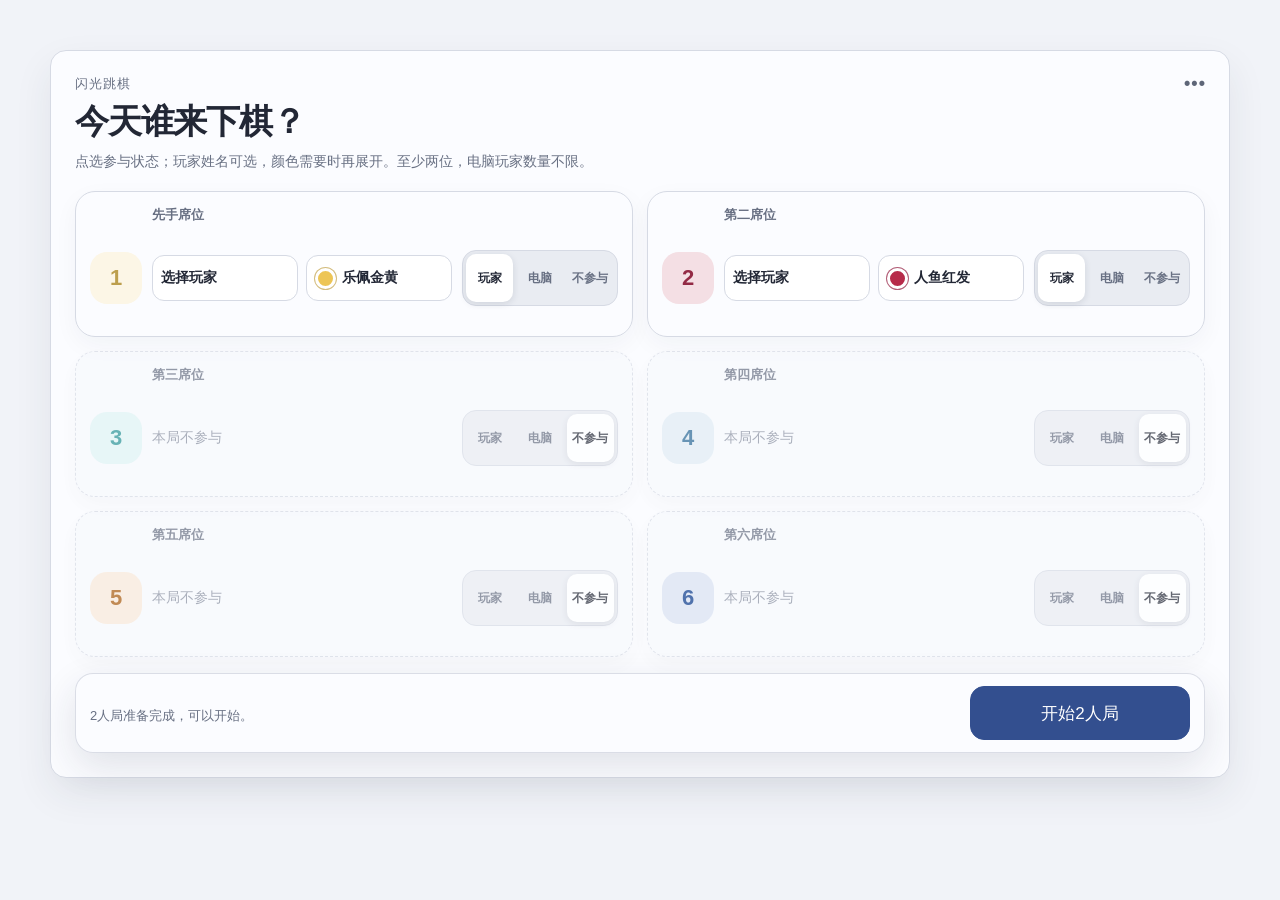
<file: checkers-web/index.html>
<!doctype html>
<html lang="zh-CN">
<head>
  <meta charset="utf-8">
  <meta name="viewport" content="width=device-width, initial-scale=1">
  <meta name="description" content="适合亲友在同一台设备上轮流玩的二至六人跳棋。">
  <title>闪光跳棋 | Lumen's Checker v3.7.0</title>
  <link rel="icon" href="data:,">
  <link rel="stylesheet" href="style.css?v=3.7.0">
</head>
<body>
  <main class="app-shell" id="checkers-app">
    <form class="card setup" id="player-form">
      <p class="eyebrow">闪光跳棋</p>
      <h1>今天谁来下棋？</h1>
      <p class="setup-intro">点选参与状态；玩家姓名可选，颜色需要时再展开。至少两位，电脑玩家数量不限。</p>
      <button class="setup-menu-button" type="button" id="open-score-vault" aria-label="打开积分保险箱" title="积分保险箱">•••</button>
      <div class="setup-grid">
        <fieldset class="player-entry" data-seat-number="1" style="--seat-color:#edc555">
          <legend class="sr-only">先手席位</legend>
          <span class="seat-number" aria-hidden="true">1</span><p class="seat-title">先手席位</p>
          <div class="player-kind optional-player-kind" role="radiogroup" aria-label="先手席位类型">
            <input id="player-1-kind" type="hidden" value="human">
            <button type="button" data-kind="human" role="radio" aria-checked="true">玩家</button>
            <button type="button" data-kind="computer" role="radio" aria-checked="false">电脑</button>
            <button type="button" data-kind="empty" role="radio" aria-checked="false">不参与</button>
          </div>
          <input class="player-name" id="player-1-name" type="hidden">
          <input class="player-color" id="player-1-color" type="hidden" value="rapunzelGold">
          <div class="seat-selectors"><button class="setup-select player-select" type="button" id="player-1-name-trigger"><span id="player-1-name-summary">选择玩家</span></button><button class="setup-select color-select" type="button" id="player-1-color-trigger"><i></i><span id="player-1-color-summary">乐佩金黄</span></button></div>
          <p class="empty-player-note">本局不参与</p>
        </fieldset>
        <fieldset class="player-entry" data-seat-number="2" style="--seat-color:#b72b4a">
          <legend class="sr-only">第二席位</legend>
          <span class="seat-number" aria-hidden="true">2</span><p class="seat-title">第二席位</p>
          <div class="player-kind optional-player-kind" role="radiogroup" aria-label="第二席位类型">
            <input id="player-2-kind" type="hidden" value="human">
            <button type="button" data-kind="human" role="radio" aria-checked="true">玩家</button>
            <button type="button" data-kind="computer" role="radio" aria-checked="false">电脑</button>
            <button type="button" data-kind="empty" role="radio" aria-checked="false">不参与</button>
          </div>
          <input class="player-name" id="player-2-name" type="hidden">
          <input class="player-color" id="player-2-color" type="hidden" value="arielRed">
          <div class="seat-selectors"><button class="setup-select player-select" type="button" id="player-2-name-trigger"><span id="player-2-name-summary">选择玩家</span></button><button class="setup-select color-select" type="button" id="player-2-color-trigger"><i></i><span id="player-2-color-summary">人鱼红发</span></button></div>
          <p class="empty-player-note">本局不参与</p>
        </fieldset>
        <fieldset class="player-entry" data-seat-number="3" style="--seat-color:#2bb7b4">
          <legend class="sr-only">第三席位</legend>
          <span class="seat-number" aria-hidden="true">3</span><p class="seat-title">第三席位</p>
          <div class="player-kind optional-player-kind" role="radiogroup" aria-label="第三席位类型">
            <input id="player-3-kind" type="hidden" value="empty">
            <button type="button" data-kind="human" role="radio" aria-checked="false">玩家</button>
            <button type="button" data-kind="computer" role="radio" aria-checked="false">电脑</button>
            <button type="button" data-kind="empty" role="radio" aria-checked="true">不参与</button>
          </div>
          <input class="player-name" id="player-3-name" type="hidden">
          <input class="player-color" id="player-3-color" type="hidden" value="green">
          <div class="seat-selectors"><button class="setup-select player-select" type="button" id="player-3-name-trigger"><span id="player-3-name-summary">选择玩家</span></button><button class="setup-select color-select" type="button" id="player-3-color-trigger"><i></i><span id="player-3-color-summary">绿色</span></button></div>
          <p class="empty-player-note">本局不参与</p>
        </fieldset>
        <fieldset class="player-entry" data-seat-number="4" style="--seat-color:#2d7eb6">
          <legend class="sr-only">第四席位</legend>
          <span class="seat-number" aria-hidden="true">4</span><p class="seat-title">第四席位</p>
          <div class="player-kind optional-player-kind" role="radiogroup" aria-label="第四席位类型">
            <input id="player-4-kind" type="hidden" value="empty">
            <button type="button" data-kind="human" role="radio" aria-checked="false">玩家</button>
            <button type="button" data-kind="computer" role="radio" aria-checked="false">电脑</button>
            <button type="button" data-kind="empty" role="radio" aria-checked="true">不参与</button>
          </div>
          <input class="player-name" id="player-4-name" type="hidden">
          <input class="player-color" id="player-4-color" type="hidden" value="donaldBlue">
          <div class="seat-selectors"><button class="setup-select player-select" type="button" id="player-4-name-trigger"><span id="player-4-name-summary">选择玩家</span></button><button class="setup-select color-select" type="button" id="player-4-color-trigger"><i></i><span id="player-4-color-summary">唐老鸭蓝</span></button></div>
          <p class="empty-player-note">本局不参与</p>
        </fieldset>
        <fieldset class="player-entry" data-seat-number="5" style="--seat-color:#d46a00">
          <legend class="sr-only">第五席位</legend>
          <span class="seat-number" aria-hidden="true">5</span><p class="seat-title">第五席位</p>
          <div class="player-kind optional-player-kind" role="radiogroup" aria-label="第五席位类型">
            <input id="player-5-kind" type="hidden" value="empty">
            <button type="button" data-kind="human" role="radio" aria-checked="false">玩家</button>
            <button type="button" data-kind="computer" role="radio" aria-checked="false">电脑</button>
            <button type="button" data-kind="empty" role="radio" aria-checked="true">不参与</button>
          </div>
          <input class="player-name" id="player-5-name" type="hidden">
          <input class="player-color" id="player-5-color" type="hidden" value="plutoOrange">
          <div class="seat-selectors"><button class="setup-select player-select" type="button" id="player-5-name-trigger"><span id="player-5-name-summary">选择玩家</span></button><button class="setup-select color-select" type="button" id="player-5-color-trigger"><i></i><span id="player-5-color-summary">布鲁托橙</span></button></div>
          <p class="empty-player-note">本局不参与</p>
        </fieldset>
        <fieldset class="player-entry" data-seat-number="6" style="--seat-color:#003da5">
          <legend class="sr-only">第六席位</legend>
          <span class="seat-number" aria-hidden="true">6</span><p class="seat-title">第六席位</p>
          <div class="player-kind optional-player-kind" role="radiogroup" aria-label="第六席位类型">
            <input id="player-6-kind" type="hidden" value="empty">
            <button type="button" data-kind="human" role="radio" aria-checked="false">玩家</button>
            <button type="button" data-kind="computer" role="radio" aria-checked="false">电脑</button>
            <button type="button" data-kind="empty" role="radio" aria-checked="true">不参与</button>
          </div>
          <input class="player-name" id="player-6-name" type="hidden">
          <input class="player-color" id="player-6-color" type="hidden" value="snowBlue">
          <div class="seat-selectors"><button class="setup-select player-select" type="button" id="player-6-name-trigger"><span id="player-6-name-summary">选择玩家</span></button><button class="setup-select color-select" type="button" id="player-6-color-trigger"><i></i><span id="player-6-color-summary">白雪深蓝</span></button></div>
          <p class="empty-player-note">本局不参与</p>
        </fieldset>
      </div>
      <div class="setup-actions">
        <p class="help" id="setup-help">玩家姓名可以不填，请确认棋子颜色。</p>
        <button class="button button-primary" type="submit" id="start-game" disabled>开始游戏</button>
      </div>
    </form>

    <section class="card score-vault" id="score-vault" hidden>
      <header class="score-vault-header">
        <button class="score-vault-back" type="button" id="close-score-vault" aria-label="返回玩家选择">←</button>
        <div>
          <h1>积分保险箱</h1>
          <p>紧急修复玩家昵称和长期金币</p>
        </div>
        <span class="score-vault-local"><i></i>仅本机</span>
      </header>
      <div class="score-vault-body">
        <div class="score-vault-section-heading">
          <h2>玩家余额</h2>
          <span id="score-vault-count">0 位玩家</span>
        </div>
        <div class="score-vault-players" id="score-vault-players"></div>
        <button class="score-vault-add" type="button" id="add-score-profile">＋ 录入玩家</button>

        <section class="score-vault-backup">
          <div class="score-vault-section-heading">
            <h2>积分备份</h2>
            <span>昵称 + 长期金币</span>
          </div>
          <div class="score-vault-backup-actions">
            <button class="button" type="button" id="export-score-backup">导出积分备份</button>
            <button class="button" type="button" id="import-score-backup">导入积分备份</button>
          </div>
          <input id="score-backup-file" type="file" accept="application/json,.json" hidden>
          <p class="score-vault-note">导出文件用于恢复积分，不包含棋盘残局。现有“导出战绩”仍保留在整局结束后的结算页面。</p>
        </section>
        <p class="score-vault-status" id="score-vault-status" aria-live="polite"></p>
      </div>
    </section>

    <div class="game-layout" id="game-layout" hidden>
      <section class="game-main">
        <div class="turn" aria-live="polite">
          <div class="current-player"><span class="dot red" id="now-dot"></span><h1 id="now">当前玩家</h1></div>
        </div>

        <div class="stage">
          <svg class="board" id="board" viewBox="0 0 760 760" role="img" aria-label="二至六人跳棋棋盘，支持连续跳跃与整回合悔棋">
          </svg>
          <div class="turn-corner-actions" aria-label="结束回合操作">
            <button class="turn-corner top-left" type="button" id="end" data-end-turn aria-label="结束回合" aria-keyshortcuts="Enter" title="结束回合（回车）" disabled>
              <span class="end-turn-icon" aria-hidden="true"><svg viewBox="0 0 24 24"><path d="m5 12 4 4L19 6"/></svg></span>
            </button>
            <button class="turn-corner top-right" type="button" data-end-turn aria-label="结束回合" title="结束回合（回车）" disabled>
              <span class="end-turn-icon" aria-hidden="true"><svg viewBox="0 0 24 24"><path d="m5 12 4 4L19 6"/></svg></span>
            </button>
            <button class="turn-corner bottom-left" type="button" data-end-turn aria-label="结束回合" title="结束回合（回车）" disabled>
              <span class="end-turn-icon" aria-hidden="true"><svg viewBox="0 0 24 24"><path d="m5 12 4 4L19 6"/></svg></span>
            </button>
            <button class="turn-corner bottom-right" type="button" data-end-turn aria-label="结束回合" title="结束回合（回车）" disabled>
              <span class="end-turn-icon" aria-hidden="true"><svg viewBox="0 0 24 24"><path d="m5 12 4 4L19 6"/></svg></span>
            </button>
          </div>
        </div>
      </section>

      <aside class="rail">
        <button class="button rail-undo-button" type="button" id="undo" disabled>悔棋</button>

        <section class="card coin-card score-card" aria-live="polite">
          <p class="label">本局计分板</p>
          <div class="coin-board" id="coin-board"></div>
          <p class="sr-only" id="coin-help">标准对局计金币，结束整局后存入长期余额。</p>
        </section>

        <section class="card game-details" id="game-details" data-open="false">
          <button class="game-details-toggle" type="button" id="game-details-toggle" aria-expanded="false" aria-controls="game-details-body">
            <span><strong>棋局详情</strong><small>设置、落点、计时与调试</small></span>
            <i aria-hidden="true">⌄</i>
          </button>
          <div class="game-details-body" id="game-details-body">
            <section class="detail-block">
              <p class="label">棋局</p>
              <div class="mode-buttons">
                <button class="button" type="button" id="standard" aria-pressed="true">标准开局</button>
                <button class="button button-ghost" type="button" id="restart">重新开始</button>
              </div>
              <p class="help" id="mode-help">每方 10 枚棋子，营地按人数自动分配。</p>
            </section>

            <section class="detail-block">
              <p class="label">合法落点</p>
              <p class="value" id="status">请选择棋子</p>
              <p class="help" id="list">细描边表示可以到达。</p>
            </section>

            <section class="detail-block">
              <p class="label">回合计时</p>
              <div class="turn-clock" id="turn-clock" aria-label="当前玩家用时">
                <span>本回合</span><strong id="turn-time">00:00</strong>
                <i aria-hidden="true"></i>
                <span>累计</span><strong id="total-time">00:00</strong>
              </div>
            </section>

            <section class="detail-block" id="ranking-card" hidden>
              <p class="label">本局排名</p>
              <p class="value" id="ranking">尚未产生名次</p>
              <p class="help">完成玩家会被自动跳过。</p>
              <button class="button export-button" type="button" id="export-record" hidden>导出战绩</button>
            </section>

            <section class="detail-block debug-menu" id="debug-menu">
              <p class="label">调试面板</p>
              <div class="mode-buttons">
                <button class="button" type="button" id="random" aria-pressed="false">随机中局 · 24 枚</button>
                <button class="button" type="button" id="victory" aria-pressed="false">结算测试 · 每方差一步</button>
              </div>
              <label class="inactive-piece-tuner" for="inactive-white-mix">
                <span>非当前玩家白色覆盖</span>
                <span><input id="inactive-white-mix" type="range" min="0" max="85" step="5" value="50"><output id="inactive-white-mix-value" for="inactive-white-mix">50%</output></span>
              </label>
              <p class="help">调试场景不计金币。</p>
              <div class="debug-info" aria-live="polite">
                <p class="label">调试 ID</p>
                <p class="value" id="debug-id">触摸或移动到棋盘上查看</p>
                <p class="help" id="debug-detail">棋盘落点和棋子都有独立 ID。</p>
              </div>
            </section>
          </div>
        </section>
      </aside>
    </div>
  </main>

  <dialog class="setup-picker-dialog" id="setup-player-dialog" aria-labelledby="setup-player-dialog-title">
    <section>
      <h2 id="setup-player-dialog-title" tabindex="-1" autofocus>这个席位谁来玩？</h2>
      <p id="setup-player-dialog-lead">选择已有玩家，或者输入一个新昵称。</p>
      <div class="setup-profile-grid" id="setup-profile-list"></div>
      <div class="setup-new-player">
        <label for="setup-new-player-name">使用新昵称</label>
        <div><input id="setup-new-player-name" maxlength="12" placeholder="输入昵称" autocomplete="off"><button class="button button-primary" type="button" id="setup-use-new-player">使用此昵称</button></div>
      </div>
      <button class="button button-ghost setup-picker-close" type="button" id="setup-close-player">取消</button>
    </section>
  </dialog>

  <dialog class="setup-picker-dialog" id="setup-color-dialog" aria-labelledby="setup-color-dialog-title">
    <section>
      <h2 id="setup-color-dialog-title">选择棋子颜色</h2>
      <p id="setup-color-dialog-lead">已经被其他参与者使用的颜色不可选择。</p>
      <div class="color-card-grid setup-color-grid" id="setup-color-grid" role="radiogroup" aria-label="棋子颜色"></div>
      <button class="button button-ghost setup-picker-close" type="button" id="setup-close-color">取消</button>
    </section>
  </dialog>

  <dialog class="score-dialog" id="score-vault-access-dialog" aria-labelledby="score-vault-access-title">
    <form id="score-vault-access-form">
      <h2 id="score-vault-access-title">打开积分保险箱</h2>
      <p>请输入保险箱密码。</p>
      <label>密码
        <input id="score-vault-pin" type="password" inputmode="numeric" autocomplete="off" maxlength="6" required>
      </label>
      <p class="score-dialog-error" id="score-vault-access-status" aria-live="polite"></p>
      <div class="score-dialog-actions">
        <button class="button button-ghost" type="button" id="cancel-score-vault-access">取消</button>
        <button class="button button-primary" type="submit" id="submit-score-vault-access">解锁</button>
      </div>
    </form>
  </dialog>

  <dialog class="score-dialog" id="score-profile-dialog" aria-labelledby="score-profile-dialog-title">
    <form id="score-profile-form">
      <h2 id="score-profile-dialog-title">修改玩家</h2>
      <p>用于紧急修复。保存后会立即更新本机玩家卡片。</p>
      <label>昵称
        <input id="score-profile-name" maxlength="12" autocomplete="off" required>
      </label>
      <label>长期金币余额
        <input id="score-profile-balance" type="number" min="0" step="0.1" inputmode="decimal" required>
      </label>
      <p class="score-dialog-error" id="score-profile-error" aria-live="polite"></p>
      <div class="score-dialog-actions">
        <button class="button button-ghost" type="button" id="cancel-score-profile">取消</button>
        <button class="button button-primary" type="submit">保存</button>
      </div>
      <button class="button button-danger-soft score-profile-delete" type="button" id="delete-score-profile" hidden>删除玩家</button>
    </form>
  </dialog>

  <dialog class="confirm-dialog" id="score-delete-confirm-dialog" aria-labelledby="score-delete-confirm-title">
    <form>
      <h2 id="score-delete-confirm-title">确认删除这位玩家？</h2>
      <p id="score-delete-confirm-message">玩家档案和长期金币将从本机删除。</p>
      <div class="confirm-actions">
        <button class="button button-ghost" type="button" id="cancel-score-delete-confirm">取消</button>
        <button class="button button-danger-soft" type="button" id="continue-score-delete">继续删除</button>
      </div>
    </form>
  </dialog>

  <dialog class="score-dialog" id="score-delete-final-dialog" aria-labelledby="score-delete-final-title">
    <form id="score-delete-final-form">
      <h2 id="score-delete-final-title">最后确认</h2>
      <p>请输入大写的 DELETE，确认永久删除这位玩家及其长期金币。</p>
      <label>确认文字
        <input id="score-delete-confirm-text" autocomplete="off" autocapitalize="characters" spellcheck="false" required>
      </label>
      <p class="score-dialog-error" id="score-delete-final-error" aria-live="polite"></p>
      <div class="score-dialog-actions">
        <button class="button button-ghost" type="button" id="cancel-score-delete-final">取消</button>
        <button class="button button-danger-soft" type="submit">永久删除</button>
      </div>
    </form>
  </dialog>

  <dialog class="score-dialog" id="score-import-dialog" aria-labelledby="score-import-dialog-title">
    <form id="score-import-form">
      <h2 id="score-import-dialog-title">确认导入积分备份</h2>
      <p id="score-import-summary">请核对即将恢复的昵称和余额。</p>
      <div class="score-import-preview" id="score-import-preview"></div>
      <p class="score-import-warning">同名玩家将更新余额；新昵称将新增玩家。其他现有玩家不会被删除。</p>
      <div class="score-dialog-actions">
        <button class="button button-ghost" type="button" id="cancel-score-import">取消</button>
        <button class="button button-danger-soft" type="submit">确认导入</button>
      </div>
    </form>
  </dialog>

  <dialog class="confirm-dialog" id="undo-dialog" aria-labelledby="undo-dialog-title" aria-describedby="undo-dialog-description">
    <form method="dialog">
      <h2 id="undo-dialog-title">确认要悔棋吗？</h2>
      <p id="undo-dialog-description">本回合的全部移动将被撤销。本回合第一次悔棋免费。</p>
      <div class="confirm-actions">
        <button class="button button-ghost" type="submit" value="cancel" id="cancel-undo">取消</button>
        <button class="button button-danger-soft" type="submit" value="confirm" id="confirm-undo">悔棋</button>
      </div>
    </form>
  </dialog>

  <dialog class="results-dialog" id="results-dialog" aria-labelledby="results-title">
    <canvas class="fireworks-canvas" id="fireworks-canvas" aria-hidden="true"></canvas>
    <section class="results-panel">
      <button class="results-close" type="button" id="close-results" aria-label="关闭结算面板">×</button>
      <p class="eyebrow">本局结算</p>
      <h2 id="results-title">闪光时刻</h2>
      <p class="results-lead">每一步都算数，看看这一局的排名和收获。</p>
      <div class="results-list" id="results-list"></div>
      <button class="button button-primary rematch-button" type="button" id="rematch-results">再来一局</button>
    </section>
  </dialog>

  <script src="rules.js?v=3.7.0"></script>
  <script src="profile-backup.js?v=3.7.0"></script>
  <script src="vault-access.js?v=3.7.0"></script>
  <script src="vendor/canvas-confetti.browser.min.js?v=3.7.0"></script>
  <script src="app.js?v=3.7.0"></script>
</body>
</html>
</file>
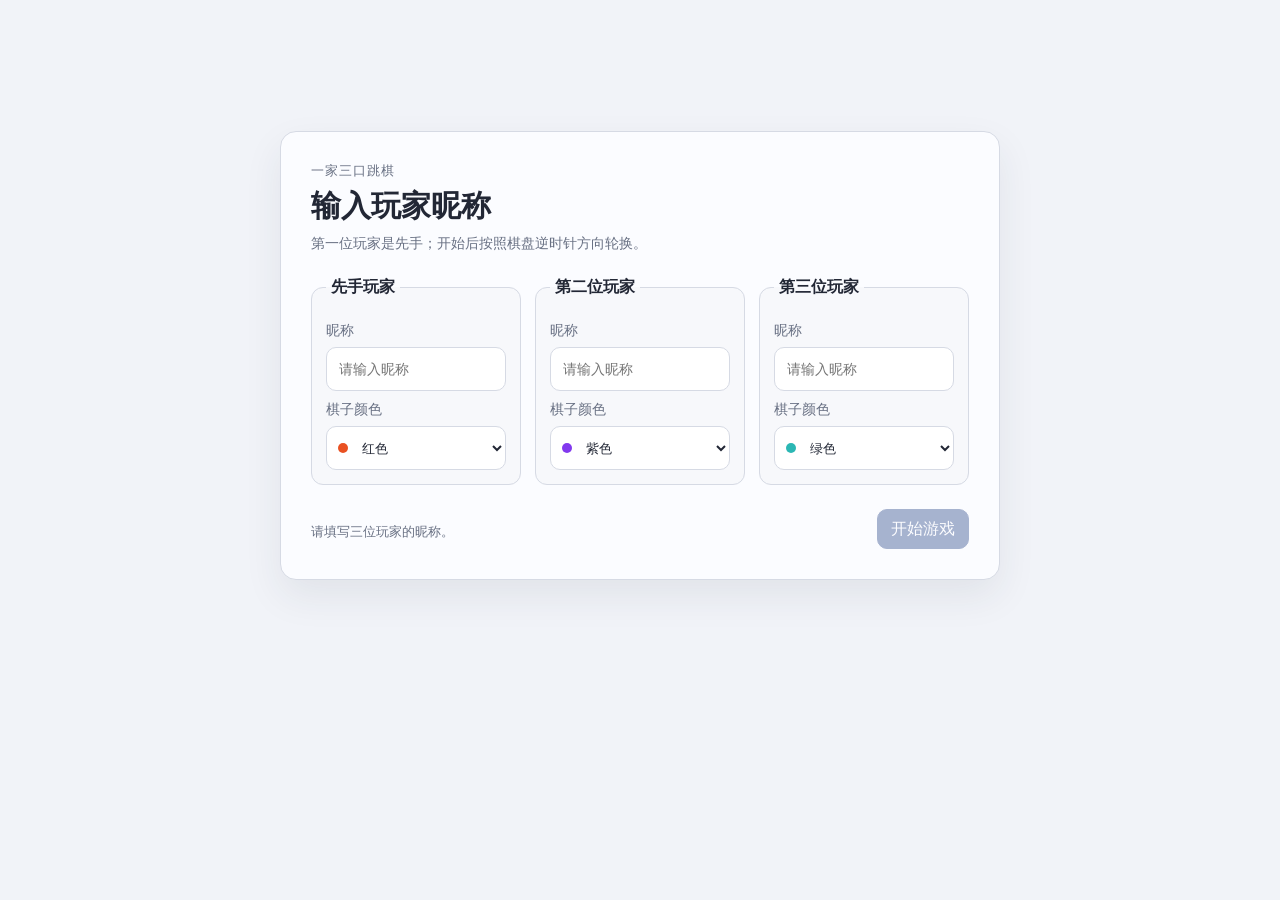
<file: releases/checkers-v1.1-stable-2026-07-17/checkers-web/index.html>
<!doctype html>
<html lang="zh-CN">
<head>
  <meta charset="utf-8">
  <meta name="viewport" content="width=device-width, initial-scale=1">
  <meta name="description" content="适合一家三口在同一台电脑上轮流玩的三人跳棋。">
  <title>一家三口跳棋</title>
  <link rel="icon" href="data:,">
  <link rel="stylesheet" href="style.css">
</head>
<body>
  <main class="app-shell" id="checkers-app">
    <form class="card setup" id="player-form">
      <p class="eyebrow">一家三口跳棋</p>
      <h1>输入玩家昵称</h1>
      <p class="setup-intro">第一位玩家是先手；开始后按照棋盘逆时针方向轮换。</p>
      <div class="setup-grid">
        <fieldset class="player-entry">
          <legend>先手玩家</legend>
          <label for="player-1-name">昵称
            <input class="player-name" id="player-1-name" maxlength="12" placeholder="请输入昵称" autocomplete="off" required>
          </label>
          <label for="player-1-color">棋子颜色
            <span class="color-picker"><span class="player-swatch red" id="player-1-swatch"></span><select class="player-color" id="player-1-color">
              <option value="red">红色</option><option value="purple">紫色</option><option value="green">绿色</option>
            </select></span>
          </label>
        </fieldset>
        <fieldset class="player-entry">
          <legend>第二位玩家</legend>
          <label for="player-2-name">昵称
            <input class="player-name" id="player-2-name" maxlength="12" placeholder="请输入昵称" autocomplete="off" required>
          </label>
          <label for="player-2-color">棋子颜色
            <span class="color-picker"><span class="player-swatch purple" id="player-2-swatch"></span><select class="player-color" id="player-2-color">
              <option value="purple">紫色</option><option value="green">绿色</option><option value="red">红色</option>
            </select></span>
          </label>
        </fieldset>
        <fieldset class="player-entry">
          <legend>第三位玩家</legend>
          <label for="player-3-name">昵称
            <input class="player-name" id="player-3-name" maxlength="12" placeholder="请输入昵称" autocomplete="off" required>
          </label>
          <label for="player-3-color">棋子颜色
            <span class="color-picker"><span class="player-swatch green" id="player-3-swatch"></span><select class="player-color" id="player-3-color">
              <option value="green">绿色</option><option value="red">红色</option><option value="purple">紫色</option>
            </select></span>
          </label>
        </fieldset>
      </div>
      <div class="setup-actions">
        <p class="help" id="setup-help">请填写三位玩家的昵称。</p>
        <button class="button button-primary" type="submit" id="start-game" disabled>开始游戏</button>
      </div>
    </form>

    <div class="game-layout" id="game-layout" hidden>
      <section class="game-main">
        <div class="turn" aria-live="polite">
          <div class="side-player"><span class="dot purple" id="before-dot"></span><span id="before">紫色</span></div>
          <div class="current-player"><span class="dot red" id="now-dot"></span><h1 id="now">红色回合</h1></div>
          <div class="side-player"><span class="dot green" id="after-dot"></span><span id="after">绿色</span></div>
        </div>
        <p class="turn-note" id="note">请选择红色棋子。</p>

        <div class="stage">
          <svg class="board" id="board" viewBox="0 0 640 610" role="img" aria-label="三人跳棋棋盘，支持连续跳跃与本回合悔棋">
            <text x="320" y="596" text-anchor="middle" class="caption">点击棋子，再点击细描边落点进行移动或跳跃</text>
          </svg>
          <div class="turn-actions">
            <button class="button turn-button" type="button" id="undo" disabled>悔棋</button>
            <button class="button turn-button" type="button" id="end" disabled>结束回合</button>
          </div>
        </div>
      </section>

      <aside class="rail">
        <section class="card">
          <p class="label">测试场景</p>
          <div class="mode-buttons">
            <button class="button" type="button" id="standard" aria-pressed="true">标准开局 · 30 枚</button>
            <button class="button" type="button" id="random" aria-pressed="false">随机放置 · 5 枚</button>
            <button class="button" type="button" id="victory" aria-pressed="false">胜利测试 · 红方差一步</button>
            <button class="button button-ghost" type="button" id="restart">重新开始</button>
          </div>
          <p class="help" id="mode-help">每方 10 枚棋子，位于三个交错营地。</p>
        </section>

        <section class="card">
          <p class="label">合法落点</p>
          <p class="value" id="status">请选择红色棋子</p>
          <p class="help" id="list">细描边表示可以到达。</p>
        </section>

        <section class="card">
          <p class="label">本局排名</p>
          <p class="value" id="ranking">尚未产生名次</p>
          <p class="help">完成玩家会被自动跳过。</p>
        </section>

        <section class="card debug" aria-live="polite">
          <p class="label">调试 ID</p>
          <p class="value" id="debug-id">移动到棋盘上查看</p>
          <p class="help" id="debug-detail">棋盘落点和棋子都有独立 ID。</p>
        </section>
      </aside>
    </div>
  </main>

  <script src="rules.js"></script>
  <script src="app.js"></script>
</body>
</html>
</file>
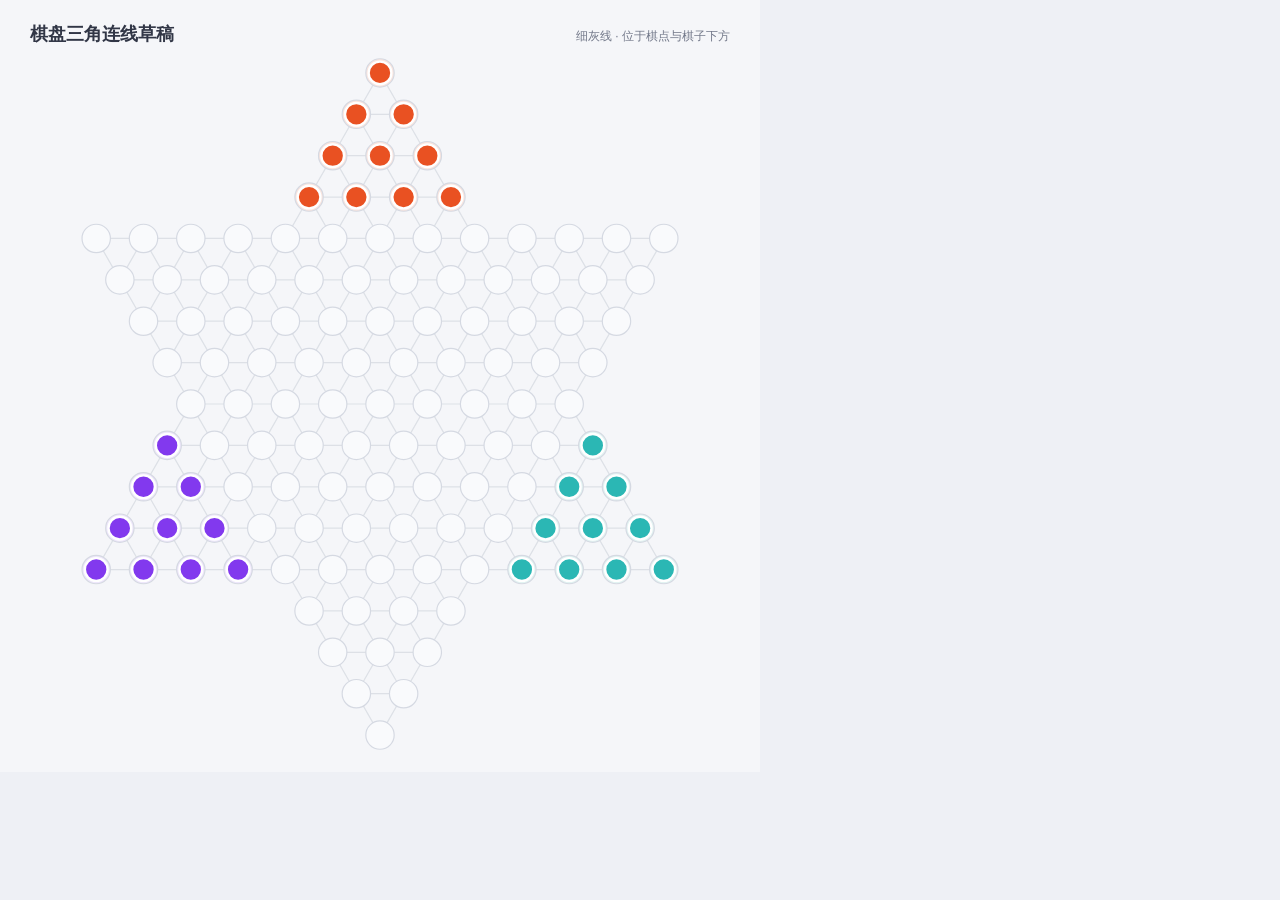
<file: docs/prototypes/checker-board-connections-draft.html>
<!doctype html>
<html lang="zh-CN">
<head>
  <meta charset="utf-8">
  <meta name="viewport" content="width=device-width, initial-scale=1">
  <title>闪光跳棋 · 棋盘连线草稿</title>
  <style>
    * { box-sizing: border-box; }
    body { margin: 0; background: #eef0f5; color: #313646; font-family: "PingFang SC", sans-serif; }
    .draft-frame { width: 760px; padding: 22px 30px 18px; background: #f5f6f9; }
    header { display: flex; align-items: baseline; justify-content: space-between; margin-bottom: 8px; }
    h1 { margin: 0; font-size: 18px; }
    p { margin: 0; color: #73798a; font-size: 12px; }
    svg { display: block; width: 700px; height: 700px; }
    .connection { stroke: #aeb5c2; stroke-width: 1.3; stroke-opacity: .34; stroke-linecap: round; }
    .cell { fill: #f9fafc; stroke: #d5d9e2; stroke-width: 1.25; }
    .cell.red { fill: #f9e5df; }
    .cell.purple { fill: #eee7fb; }
    .cell.green { fill: #e2f3f2; }
    .piece { stroke: #fff; stroke-width: 2.5; }
  </style>
</head>
<body>
  <main class="draft-frame">
    <header><h1>棋盘三角连线草稿</h1><p>细灰线 · 位于棋点与棋子下方</p></header>
    <svg id="draft-board" viewBox="20 0 720 740" role="img" aria-label="带三角形辅助连线的跳棋棋盘草稿"></svg>
  </main>
  <script src="../../checkers-web/rules.js"></script>
  <script>
    const svg = document.getElementById('draft-board');
    const { createBoardKeys, createStandardPieces } = window.CheckersRules;
    const boardKeys = createBoardKeys();
    const pieces = createStandardPieces();
    const colors = { red: '#e95122', purple: '#8239ee', green: '#2bb7b4' };
    const position = (key) => {
      const [q, r] = key.split(',').map(Number);
      return { x: 380 + (q + r / 2) * 50, y: 370 + r * 43.75 };
    };
    const element = (name, attributes) => {
      const node = document.createElementNS('http://www.w3.org/2000/svg', name);
      Object.entries(attributes).forEach(([key, value]) => node.setAttribute(key, value));
      return node;
    };

    const lineLayer = element('g', { class: 'connections' });
    const directions = [[1, 0], [0, 1], [1, -1]];
    for (const key of boardKeys) {
      const [q, r] = key.split(',').map(Number);
      const from = position(key);
      for (const [dq, dr] of directions) {
        const neighborKey = `${q + dq},${r + dr}`;
        if (!boardKeys.has(neighborKey)) continue;
        const to = position(neighborKey);
        lineLayer.append(element('line', { class: 'connection', x1: from.x, y1: from.y, x2: to.x, y2: to.y }));
      }
    }
    svg.append(lineLayer);

    for (const key of boardKeys) {
      const point = position(key);
      const piece = pieces.get(key);
      svg.append(element('circle', {
        class: `cell${piece ? ` ${piece.color}` : ''}`,
        cx: point.x,
        cy: point.y,
        r: 15,
      }));
      if (piece) svg.append(element('circle', { class: 'piece', cx: point.x, cy: point.y, r: 12, fill: colors[piece.color] }));
    }
  </script>
</body>
</html>
</file>
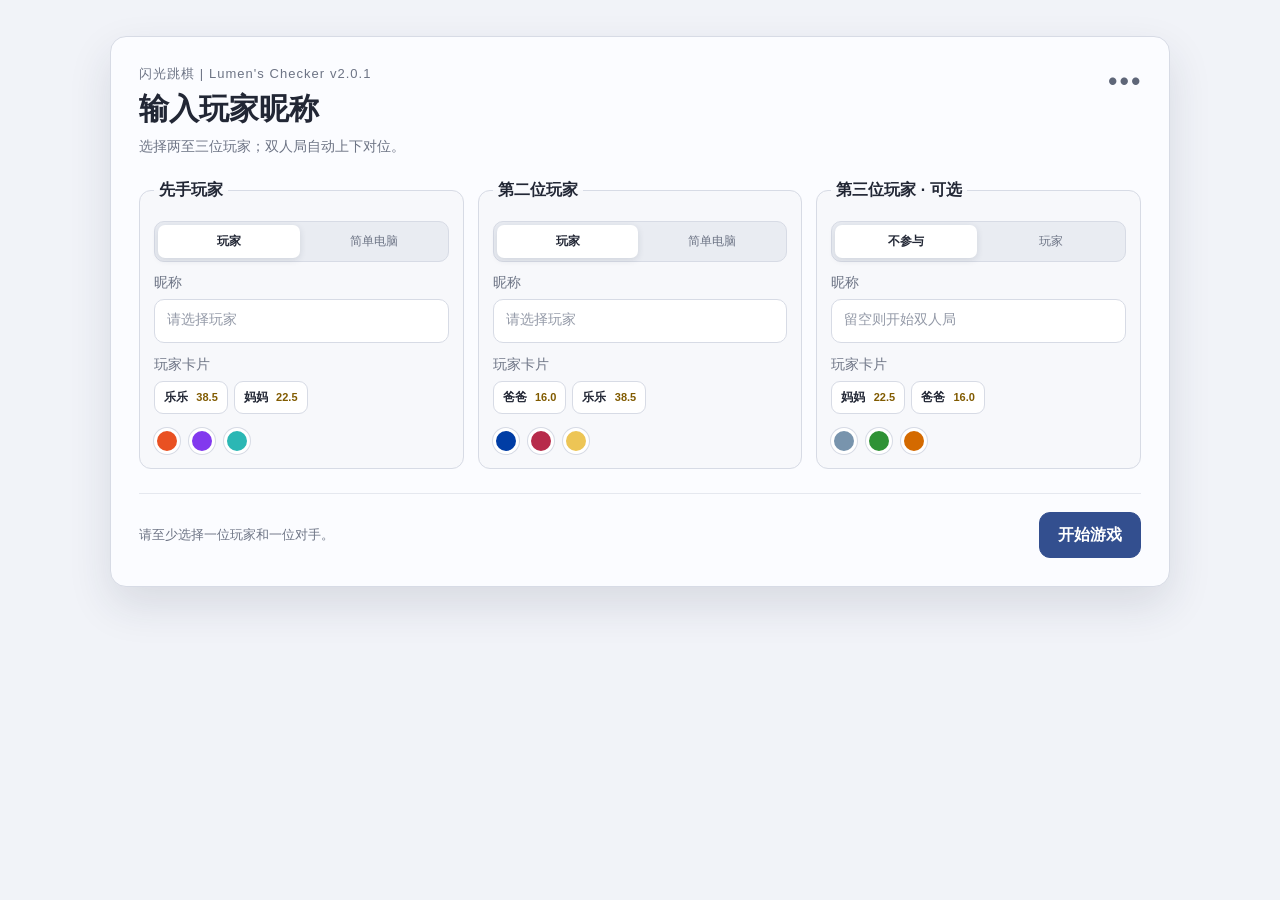
<file: docs/prototypes/score-vault-prototype.html>
<!doctype html>
<html lang="zh-CN">
<head>
  <meta charset="utf-8">
  <meta name="viewport" content="width=device-width, initial-scale=1">
  <title>积分保险箱 · 交互原型</title>
  <style>
    :root {
      color-scheme: light;
      --page: #f1f3f8;
      --surface: #fbfcff;
      --surface-muted: #f4f6fa;
      --text: #222735;
      --muted: #6d7485;
      --line: #d7dbe5;
      --focus: #334f8f;
      --coin: #e9a913;
      --coin-dark: #815b00;
      --danger: #a84a42;
      --shadow: 0 18px 44px rgba(37, 45, 68, .12);
      font-family: "Avenir Next", "PingFang SC", "Microsoft YaHei", sans-serif;
    }

    * { box-sizing: border-box; }
    body {
      min-height: 100vh;
      margin: 0;
      background: var(--page);
      color: var(--text);
    }
    button, input { font: inherit; }
    button { touch-action: manipulation; }
    [hidden] { display: none !important; }

    .shell {
      width: min(1060px, calc(100% - 40px));
      margin: 0 auto;
      padding: 36px 0;
    }
    .card {
      border: 1px solid var(--line);
      border-radius: 16px;
      background: var(--surface);
      box-shadow: var(--shadow);
    }

    .setup {
      position: relative;
      padding: 28px;
    }
    .eyebrow {
      margin: 0 0 6px;
      color: var(--muted);
      font-size: 13px;
      letter-spacing: .08em;
    }
    h1 { margin: 0; font-size: 30px; }
    .intro { margin: 8px 0 0; color: var(--muted); font-size: 14px; }
    .menu-button {
      position: absolute;
      top: 20px;
      right: 20px;
      display: grid;
      width: 48px;
      height: 48px;
      place-items: center;
      border: 1px solid transparent;
      border-radius: 50%;
      background: transparent;
      color: #5e6678;
      cursor: pointer;
      font-size: 27px;
      letter-spacing: 2px;
      line-height: 1;
    }
    .menu-button:hover,
    .menu-button:focus-visible { border-color: var(--line); background: #f1f3f7; outline: 0; }

    .setup-grid {
      display: grid;
      grid-template-columns: repeat(3, minmax(0, 1fr));
      gap: 14px;
      margin: 24px 0;
    }
    fieldset {
      min-width: 0;
      margin: 0;
      padding: 14px;
      border: 1px solid var(--line);
      border-radius: 12px;
      background: #f7f8fb;
    }
    legend { padding: 0 5px; font-weight: 700; }
    .segmented {
      display: grid;
      grid-template-columns: 1fr 1fr;
      gap: 3px;
      margin-top: 6px;
      padding: 3px;
      border: 1px solid var(--line);
      border-radius: 10px;
      background: #e9ecf2;
    }
    .segmented span { padding: 8px; border-radius: 7px; color: var(--muted); font-size: 12px; text-align: center; }
    .segmented .active { background: white; box-shadow: 0 2px 7px rgba(37,45,68,.12); color: var(--text); font-weight: 750; }
    .name-label { display: grid; gap: 7px; margin-top: 12px; color: var(--muted); font-size: 14px; }
    .fake-input { height: 44px; padding: 11px 12px; border: 1px solid var(--line); border-radius: 10px; background: white; color: #9399a7; }
    .profile-label { margin: 13px 0 7px; color: var(--muted); font-size: 14px; }
    .chips { display: flex; flex-wrap: wrap; gap: 6px; }
    .chip { padding: 7px 9px; border: 1px solid var(--line); border-radius: 9px; background: white; font-size: 12px; font-weight: 700; }
    .chip b { margin-left: 5px; color: var(--coin-dark); font-size: 11px; }
    .swatches { display: flex; gap: 9px; margin-top: 14px; }
    .swatches i { width: 26px; height: 26px; border: 3px solid white; border-radius: 50%; box-shadow: 0 0 0 1px var(--line); }
    .setup-actions { display: flex; align-items: center; justify-content: space-between; border-top: 1px solid #e5e8ef; padding-top: 18px; }
    .help { color: var(--muted); font-size: 13px; }
    .primary, .secondary, .quiet, .danger {
      min-height: 46px;
      padding: 0 18px;
      border-radius: 11px;
      cursor: pointer;
      font-weight: 700;
    }
    .primary { border: 1px solid var(--focus); background: var(--focus); color: white; }
    .secondary { border: 1px solid var(--line); background: white; color: var(--text); }
    .quiet { border: 0; background: transparent; color: var(--focus); }
    .danger { border: 1px solid #e8c6c3; background: #fff7f6; color: var(--danger); }

    .vault {
      width: min(720px, calc(100vw - 36px));
      margin: 0 auto;
      overflow: hidden;
    }
    .vault-head {
      display: flex;
      align-items: center;
      gap: 14px;
      padding: 22px 24px 18px;
      border-bottom: 1px solid var(--line);
    }
    .back {
      width: 44px;
      height: 44px;
      border: 1px solid var(--line);
      border-radius: 50%;
      background: white;
      color: var(--text);
      cursor: pointer;
      font-size: 22px;
    }
    .vault-title { flex: 1; }
    .vault-title h1 { font-size: 24px; }
    .vault-title p { margin: 4px 0 0; color: var(--muted); font-size: 13px; }
    .safe-mark { display: flex; align-items: center; gap: 6px; color: #587060; font-size: 12px; font-weight: 700; }
    .safe-mark i { width: 8px; height: 8px; border-radius: 50%; background: #668970; }

    .vault-body { padding: 22px 24px 24px; }
    .section-head { display: flex; align-items: flex-end; justify-content: space-between; margin-bottom: 10px; }
    .section-head h2 { margin: 0; font-size: 15px; }
    .section-head span { color: var(--muted); font-size: 12px; }
    .players { border: 1px solid var(--line); border-radius: 13px; overflow: hidden; }
    .player-row { display: grid; grid-template-columns: 1fr 140px 48px; align-items: center; min-height: 64px; padding: 0 10px 0 16px; background: white; }
    .player-row + .player-row { border-top: 1px solid #e8eaf0; }
    .player-name { font-weight: 750; }
    .balance { color: var(--coin-dark); font-variant-numeric: tabular-nums; font-weight: 750; }
    .coin { display: inline-grid; width: 20px; height: 20px; margin-right: 7px; place-items: center; border: 1px solid #c98c08; border-radius: 50%; background: #f5bd36; color: #855a00; font-size: 10px; vertical-align: -2px; }
    .edit {
      width: 44px;
      height: 44px;
      border: 0;
      border-radius: 10px;
      background: transparent;
      color: var(--focus);
      cursor: pointer;
      font-size: 14px;
      font-weight: 700;
    }
    .edit:hover { background: #eef1f8; }
    .add { width: 100%; min-height: 48px; margin-top: 10px; border: 1px dashed #aeb6c7; border-radius: 11px; background: transparent; color: var(--focus); cursor: pointer; font-weight: 700; }

    .backup-block { margin-top: 24px; padding-top: 20px; border-top: 1px solid var(--line); }
    .backup-actions { display: grid; grid-template-columns: 1fr 1fr; gap: 10px; }
    .backup-actions button { width: 100%; }
    .backup-note { margin: 10px 0 0; color: var(--muted); font-size: 12px; line-height: 1.5; }

    dialog {
      width: min(440px, calc(100vw - 36px));
      padding: 0;
      border: 1px solid var(--line);
      border-radius: 16px;
      background: var(--surface);
      box-shadow: 0 22px 70px rgba(23,31,54,.24);
      color: var(--text);
    }
    dialog::backdrop { background: rgba(31,37,52,.38); backdrop-filter: blur(2px); }
    .dialog-body { padding: 24px; }
    .dialog-body h2 { margin: 0; font-size: 21px; }
    .dialog-body > p { margin: 7px 0 20px; color: var(--muted); font-size: 13px; line-height: 1.5; }
    .field { display: grid; gap: 7px; margin-top: 14px; color: var(--muted); font-size: 13px; }
    .field input { width: 100%; height: 48px; padding: 0 13px; border: 1px solid var(--line); border-radius: 10px; outline: 0; background: white; color: var(--text); }
    .field input:focus { border-color: var(--focus); box-shadow: 0 0 0 3px rgba(51,79,143,.12); }
    .dialog-actions { display: flex; justify-content: flex-end; gap: 8px; margin-top: 24px; }
    .import-preview { border: 1px solid var(--line); border-radius: 11px; overflow: hidden; }
    .import-preview div { display: flex; justify-content: space-between; padding: 11px 13px; background: white; font-size: 13px; }
    .import-preview div + div { border-top: 1px solid #e8eaf0; }
    .warning { margin: 14px 0 0 !important; padding: 11px 12px; border-radius: 9px; background: #fff6e4; color: #795b1b !important; }
    .toast { position: fixed; left: 50%; bottom: 28px; transform: translateX(-50%); padding: 11px 16px; border-radius: 999px; background: #283043; color: white; box-shadow: var(--shadow); font-size: 13px; }

    @media (max-width: 760px) {
      .shell { width: min(100% - 20px, 620px); padding: 10px 0; }
      .setup-grid { grid-template-columns: 1fr; }
      .vault-body, .vault-head { padding-left: 16px; padding-right: 16px; }
      .player-row { grid-template-columns: 1fr 100px 44px; }
    }
  </style>
</head>
<body>
  <main class="shell">
    <section class="card setup" id="setup-view">
      <p class="eyebrow">闪光跳棋 | Lumen's Checker v2.0.1</p>
      <h1>输入玩家昵称</h1>
      <p class="intro">选择两至三位玩家；双人局自动上下对位。</p>
      <button class="menu-button" id="open-vault" aria-label="更多" title="更多">•••</button>

      <div class="setup-grid">
        <fieldset>
          <legend>先手玩家</legend>
          <div class="segmented"><span class="active">玩家</span><span>简单电脑</span></div>
          <label class="name-label">昵称<span class="fake-input">请选择玩家</span></label>
          <p class="profile-label">玩家卡片</p>
          <div class="chips"><span class="chip">乐乐 <b>38.5</b></span><span class="chip">妈妈 <b>22.5</b></span></div>
          <div class="swatches"><i style="background:#e95122"></i><i style="background:#8239ee"></i><i style="background:#2bb7b4"></i></div>
        </fieldset>
        <fieldset>
          <legend>第二位玩家</legend>
          <div class="segmented"><span class="active">玩家</span><span>简单电脑</span></div>
          <label class="name-label">昵称<span class="fake-input">请选择玩家</span></label>
          <p class="profile-label">玩家卡片</p>
          <div class="chips"><span class="chip">爸爸 <b>16.0</b></span><span class="chip">乐乐 <b>38.5</b></span></div>
          <div class="swatches"><i style="background:#003da5"></i><i style="background:#b72b4a"></i><i style="background:#edc555"></i></div>
        </fieldset>
        <fieldset>
          <legend>第三位玩家 · 可选</legend>
          <div class="segmented"><span class="active">不参与</span><span>玩家</span></div>
          <label class="name-label">昵称<span class="fake-input">留空则开始双人局</span></label>
          <p class="profile-label">玩家卡片</p>
          <div class="chips"><span class="chip">妈妈 <b>22.5</b></span><span class="chip">爸爸 <b>16.0</b></span></div>
          <div class="swatches"><i style="background:#7894ad"></i><i style="background:#2f9235"></i><i style="background:#d46a00"></i></div>
        </fieldset>
      </div>
      <div class="setup-actions"><span class="help">请至少选择一位玩家和一位对手。</span><button class="primary">开始游戏</button></div>
    </section>

    <section class="card vault" id="vault-view" hidden>
      <header class="vault-head">
        <button class="back" id="close-vault" aria-label="返回">←</button>
        <div class="vault-title"><h1>积分保险箱</h1><p>紧急修复玩家昵称和长期金币</p></div>
        <span class="safe-mark"><i></i>仅本机</span>
      </header>
      <div class="vault-body">
        <div class="section-head"><h2>玩家余额</h2><span>3 位玩家</span></div>
        <div class="players" id="players">
          <div class="player-row"><span class="player-name">乐乐</span><span class="balance"><i class="coin">✦</i>38.5</span><button class="edit" data-name="乐乐" data-balance="38.5">修改</button></div>
          <div class="player-row"><span class="player-name">妈妈</span><span class="balance"><i class="coin">✦</i>22.5</span><button class="edit" data-name="妈妈" data-balance="22.5">修改</button></div>
          <div class="player-row"><span class="player-name">爸爸</span><span class="balance"><i class="coin">✦</i>16.0</span><button class="edit" data-name="爸爸" data-balance="16.0">修改</button></div>
        </div>
        <button class="add" id="add-player">＋ 录入玩家</button>

        <section class="backup-block">
          <div class="section-head"><h2>积分备份</h2><span>昵称 + 长期金币</span></div>
          <div class="backup-actions">
            <button class="secondary" id="export-backup">导出积分备份</button>
            <button class="secondary" id="import-backup">导入积分备份</button>
          </div>
          <p class="backup-note">导出文件用于恢复积分，不包含棋盘残局。现有“导出战绩”仍保留在整局结束后的结算页面。</p>
        </section>
      </div>
    </section>
  </main>

  <dialog id="edit-dialog">
    <form class="dialog-body" method="dialog" id="edit-form">
      <h2 id="edit-title">修改玩家</h2>
      <p>用于紧急修复。保存后会立即更新本机玩家卡片。</p>
      <label class="field">昵称<input id="edit-name" maxlength="12" required></label>
      <label class="field">长期金币余额<input id="edit-balance" type="number" min="0" step="0.1" inputmode="decimal" required></label>
      <div class="dialog-actions"><button class="quiet" value="cancel">取消</button><button class="primary" value="save" id="save-edit">保存</button></div>
    </form>
  </dialog>

  <dialog id="import-dialog">
    <form class="dialog-body" method="dialog">
      <h2>确认导入积分备份</h2>
      <p>原型用一份示例备份演示导入前的核对步骤。</p>
      <div class="import-preview"><div><span>乐乐</span><strong>42.0</strong></div><div><span>妈妈</span><strong>24.5</strong></div><div><span>爸爸</span><strong>18.0</strong></div></div>
      <p class="warning">同名玩家将更新余额；新昵称将新增玩家。其他现有玩家不会被删除。</p>
      <div class="dialog-actions"><button class="quiet" value="cancel">取消</button><button class="danger" value="confirm" id="confirm-import">确认导入</button></div>
    </form>
  </dialog>

  <div class="toast" id="toast" hidden></div>

  <script>
    const setup = document.getElementById('setup-view');
    const vault = document.getElementById('vault-view');
    const editDialog = document.getElementById('edit-dialog');
    const importDialog = document.getElementById('import-dialog');
    const editTitle = document.getElementById('edit-title');
    const editName = document.getElementById('edit-name');
    const editBalance = document.getElementById('edit-balance');
    const toast = document.getElementById('toast');

    function showToast(message) {
      toast.textContent = message;
      toast.hidden = false;
      clearTimeout(showToast.timer);
      showToast.timer = setTimeout(() => { toast.hidden = true; }, 1800);
    }

    function openEditor(name = '', balance = '10.0') {
      editTitle.textContent = name ? '修改玩家' : '录入玩家';
      editName.value = name;
      editBalance.value = balance;
      editDialog.showModal();
      editName.focus();
    }

    document.getElementById('open-vault').addEventListener('click', () => { setup.hidden = true; vault.hidden = false; });
    document.getElementById('close-vault').addEventListener('click', () => { vault.hidden = true; setup.hidden = false; });
    document.getElementById('add-player').addEventListener('click', () => openEditor());
    document.querySelectorAll('.edit').forEach((button) => button.addEventListener('click', () => openEditor(button.dataset.name, button.dataset.balance)));
    document.getElementById('save-edit').addEventListener('click', () => showToast('原型：玩家余额已保存'));
    document.getElementById('export-backup').addEventListener('click', () => showToast('原型：已导出积分备份'));
    document.getElementById('import-backup').addEventListener('click', () => importDialog.showModal());
    document.getElementById('confirm-import').addEventListener('click', () => showToast('原型：3 位玩家积分已恢复'));
  </script>
</body>
</html>
</file>
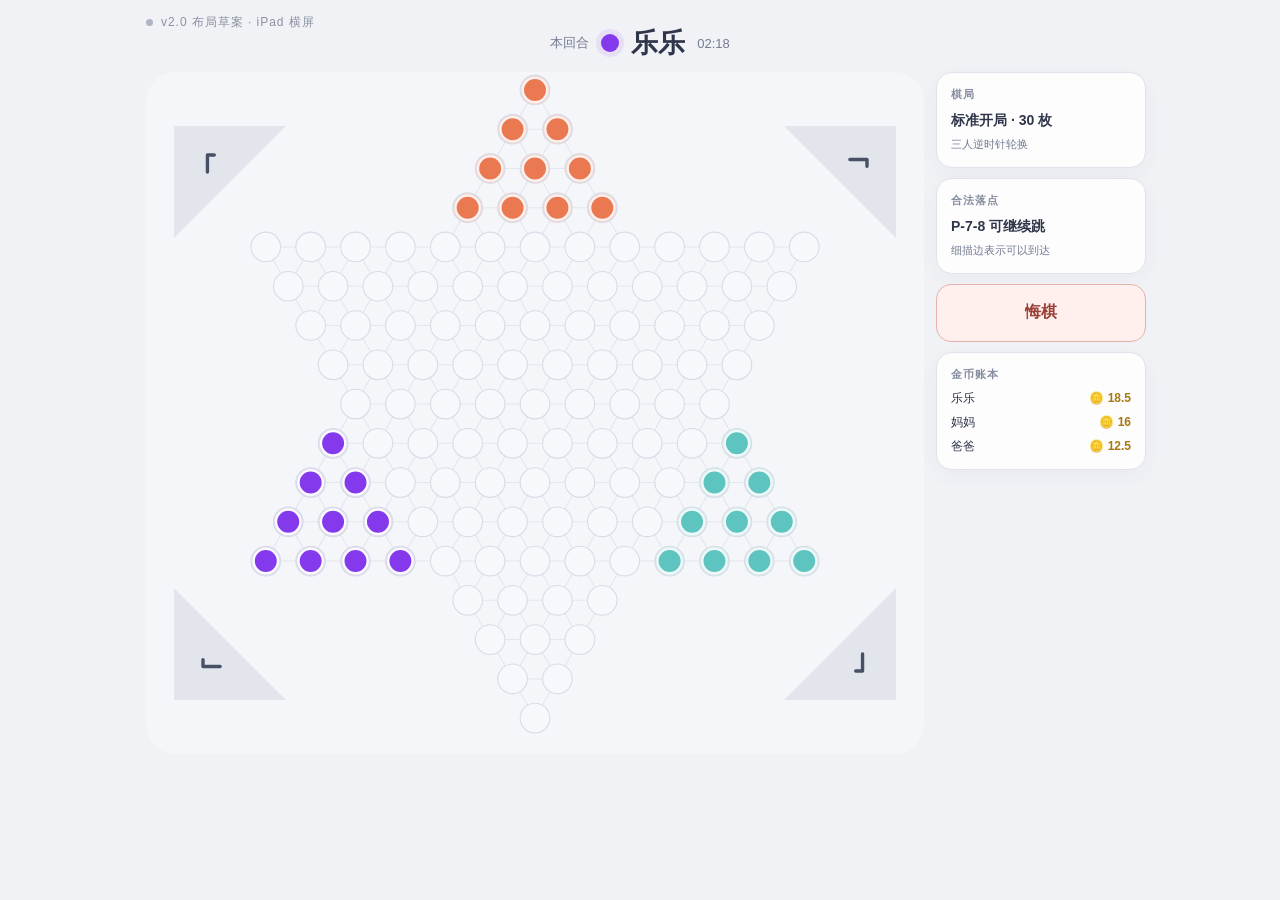
<file: docs/prototypes/v2-four-corner-turn-controls.html>
<!doctype html>
<html lang="zh-CN">
<head>
  <meta charset="utf-8">
  <meta name="viewport" content="width=device-width, initial-scale=1">
  <title>闪光跳棋 v2.0 · 四角回合按钮原型</title>
  <style>
    :root {
      color-scheme: light;
      --paper: #f1f2f6;
      --surface: #fbfcff;
      --ink: #30364a;
      --muted: #737b90;
      --line: #d7dce7;
      --button: #e8ebf2;
      --button-line: #c9cfdb;
      --danger-bg: #fff0ee;
      --danger-line: #e5b1ab;
      --danger: #9b4037;
      --purple: #8539ed;
      --red: #e65521;
      --green: #2fb4ad;
    }

    * { box-sizing: border-box; }

    body {
      margin: 0;
      min-width: 1024px;
      min-height: 768px;
      overflow: hidden;
      background: var(--paper);
      color: var(--ink);
      font-family: "PingFang SC", "Hiragino Sans GB", sans-serif;
    }

    .prototype {
      position: relative;
      width: 1024px;
      height: 768px;
      margin: 0 auto;
      padding: 14px 18px;
    }

    .prototype-tag {
      position: absolute;
      top: 14px;
      left: 18px;
      z-index: 5;
      display: flex;
      align-items: center;
      gap: 8px;
      color: #8a91a3;
      font-size: 12px;
      letter-spacing: .08em;
    }

    .prototype-tag::before {
      width: 7px;
      height: 7px;
      border-radius: 50%;
      background: #aeb5c4;
      content: "";
    }

    .turn-heading {
      display: flex;
      height: 58px;
      align-items: center;
      justify-content: center;
      gap: 12px;
    }

    .turn-heading .dot {
      width: 18px;
      height: 18px;
      border-radius: 50%;
      background: var(--purple);
      box-shadow: 0 0 0 5px rgba(133, 57, 237, .10);
    }

    .turn-heading strong { font-size: 27px; font-weight: 750; }
    .turn-heading span { color: var(--muted); font-size: 13px; }

    .layout {
      display: grid;
      grid-template-columns: 778px 210px;
      gap: 12px;
      align-items: start;
    }

    .board-stage {
      position: relative;
      height: 682px;
      border-radius: 30px;
      background: rgba(255, 255, 255, .26);
    }

    #board {
      display: block;
      width: 682px;
      height: 682px;
      margin: 0 auto;
    }

    .edge-line { stroke: #adb5c3; stroke-width: 1.2; stroke-opacity: .24; }
    .cell { fill: #f7f8fb; stroke: #d7dce7; stroke-width: 1.25; }
    .cell.camp-red { fill: #f6d8cf; }
    .cell.camp-green { fill: #d8eeee; }
    .cell.camp-purple { fill: #e7ddf4; }
    .piece { stroke: #fbfcff; stroke-width: 2.5; }

    .corner-action {
      position: absolute;
      z-index: 4;
      width: 112px;
      height: 112px;
      padding: 0;
      border: 0;
      background: #e2e5ec;
      color: #485065;
      cursor: pointer;
    }

    .corner-action.top-left {
      top: 54px;
      left: 28px;
      clip-path: polygon(0 0, 100% 0, 0 100%);
    }

    .corner-action.top-right {
      top: 54px;
      right: 28px;
      clip-path: polygon(0 0, 100% 0, 100% 100%);
    }

    .corner-action.bottom-left {
      bottom: 54px;
      left: 28px;
      clip-path: polygon(0 0, 0 100%, 100% 100%);
    }

    .corner-action.bottom-right {
      right: 28px;
      bottom: 54px;
      clip-path: polygon(100% 0, 0 100%, 100% 100%);
    }

    .end-turn-icon {
      position: absolute;
      display: grid;
      width: 40px;
      height: 40px;
      place-items: center;
    }

    .end-turn-icon svg {
      width: 29px;
      height: 29px;
      fill: none;
      stroke: currentColor;
      stroke-linecap: round;
      stroke-linejoin: round;
      stroke-width: 2.8;
    }

    .top-left .end-turn-icon { top: 15px; left: 15px; transform: rotate(135deg); }
    .top-right .end-turn-icon { top: 15px; right: 15px; transform: rotate(-135deg); }
    .bottom-left .end-turn-icon { bottom: 15px; left: 15px; transform: rotate(45deg); }
    .bottom-right .end-turn-icon { right: 15px; bottom: 15px; transform: rotate(-45deg); }

    .sr-only {
      position: absolute;
      width: 1px;
      height: 1px;
      padding: 0;
      overflow: hidden;
      clip: rect(0, 0, 0, 0);
      white-space: nowrap;
      border: 0;
    }

    .rail { display: grid; gap: 10px; }

    .card {
      padding: 14px;
      border: 1px solid #e0e3ea;
      border-radius: 16px;
      background: rgba(255, 255, 255, .88);
      box-shadow: 0 6px 20px rgba(66, 73, 94, .045);
    }

    .label {
      margin: 0 0 8px;
      color: #858c9e;
      font-size: 11px;
      font-weight: 700;
      letter-spacing: .09em;
    }

    .value { margin: 0; font-size: 14px; font-weight: 700; line-height: 1.45; }
    .help { margin: 6px 0 0; color: var(--muted); font-size: 11px; line-height: 1.5; }

    .undo-button {
      width: 100%;
      min-height: 58px;
      border: 1px solid var(--danger-line);
      border-radius: 15px;
      background: var(--danger-bg);
      color: var(--danger);
      font: inherit;
      font-size: 16px;
      font-weight: 750;
    }

    .coin-row { display: flex; align-items: center; justify-content: space-between; margin-top: 7px; font-size: 12px; }
    .coin-row strong { font-variant-numeric: tabular-nums; }
    .coin { color: #a77810; }

  </style>
</head>
<body>
  <main class="prototype">
    <div class="prototype-tag">v2.0 布局草案 · iPad 横屏</div>
    <header class="turn-heading">
      <span>本回合</span><i class="dot"></i><strong>乐乐</strong><span>02:18</span>
    </header>

    <div class="layout">
      <section class="board-stage" aria-label="四角结束回合按钮布局原型">
        <svg id="board" viewBox="0 0 760 760" aria-hidden="true"></svg>
        <button class="corner-action top-left" aria-label="结束回合" title="结束回合">
          <span class="end-turn-icon" aria-hidden="true"><svg viewBox="0 0 24 24"><path d="m5 12 4 4L19 6"/></svg></span>
          <span class="sr-only">结束回合</span>
        </button>
        <button class="corner-action top-right" aria-label="结束回合" title="结束回合">
          <span class="end-turn-icon" aria-hidden="true"><svg viewBox="0 0 24 24"><path d="m5 12 4 4L19 6"/></svg></span>
          <span class="sr-only">结束回合</span>
        </button>
        <button class="corner-action bottom-left" aria-label="结束回合" title="结束回合">
          <span class="end-turn-icon" aria-hidden="true"><svg viewBox="0 0 24 24"><path d="m5 12 4 4L19 6"/></svg></span>
          <span class="sr-only">结束回合</span>
        </button>
        <button class="corner-action bottom-right" aria-label="结束回合" title="结束回合">
          <span class="end-turn-icon" aria-hidden="true"><svg viewBox="0 0 24 24"><path d="m5 12 4 4L19 6"/></svg></span>
          <span class="sr-only">结束回合</span>
        </button>
      </section>

      <aside class="rail">
        <section class="card">
          <p class="label">棋局</p>
          <p class="value">标准开局 · 30 枚</p>
          <p class="help">三人逆时针轮换</p>
        </section>
        <section class="card">
          <p class="label">合法落点</p>
          <p class="value">P-7-8 可继续跳</p>
          <p class="help">细描边表示可以到达</p>
        </section>
        <button class="undo-button">悔棋</button>
        <section class="card">
          <p class="label">金币账本</p>
          <div class="coin-row"><span>乐乐</span><strong class="coin">🪙 18.5</strong></div>
          <div class="coin-row"><span>妈妈</span><strong class="coin">🪙 16</strong></div>
          <div class="coin-row"><span>爸爸</span><strong class="coin">🪙 12.5</strong></div>
        </section>
      </aside>
    </div>

  </main>

  <script src="../../checkers-web/rules.js"></script>
  <script>
    const svg = document.getElementById('board');
    const NS = 'http://www.w3.org/2000/svg';
    const boardKeys = CheckersRules.createBoardKeys();
    const pieces = CheckersRules.createStandardPieces();
    const directions = [[1, 0], [0, 1], [-1, 1]];
    const position = (q, r) => ({ x: 380 + (q + r / 2) * 50, y: 370 + r * 43.75 });
    const colors = { red: '#e65521', green: '#2fb4ad', purple: '#8539ed' };

    const lineLayer = document.createElementNS(NS, 'g');
    for (const key of boardKeys) {
      const [q, r] = key.split(',').map(Number);
      const from = position(q, r);
      for (const [dq, dr] of directions) {
        if (!boardKeys.has(`${q + dq},${r + dr}`)) continue;
        const to = position(q + dq, r + dr);
        const line = document.createElementNS(NS, 'line');
        line.setAttribute('x1', from.x);
        line.setAttribute('y1', from.y);
        line.setAttribute('x2', to.x);
        line.setAttribute('y2', to.y);
        line.setAttribute('class', 'edge-line');
        lineLayer.append(line);
      }
    }
    svg.append(lineLayer);

    for (const key of boardKeys) {
      const [q, r] = key.split(',').map(Number);
      const { x, y } = position(q, r);
      const circle = document.createElementNS(NS, 'circle');
      let camp = '';
      if (r <= -5) camp = ' camp-red';
      else if (q <= -5) camp = ' camp-purple';
      else if (q + r >= 5) camp = ' camp-green';
      circle.setAttribute('cx', x);
      circle.setAttribute('cy', y);
      circle.setAttribute('r', 16.5);
      circle.setAttribute('class', `cell${camp}`);
      svg.append(circle);

      const piece = pieces.get(key);
      if (!piece) continue;
      const token = document.createElementNS(NS, 'circle');
      token.setAttribute('cx', x);
      token.setAttribute('cy', y);
      token.setAttribute('r', 13.5);
      token.setAttribute('fill', colors[piece.color]);
      token.setAttribute('class', 'piece');
      if (piece.color !== 'purple') token.setAttribute('opacity', '.72');
      svg.append(token);
    }
  </script>
</body>
</html>
</file>
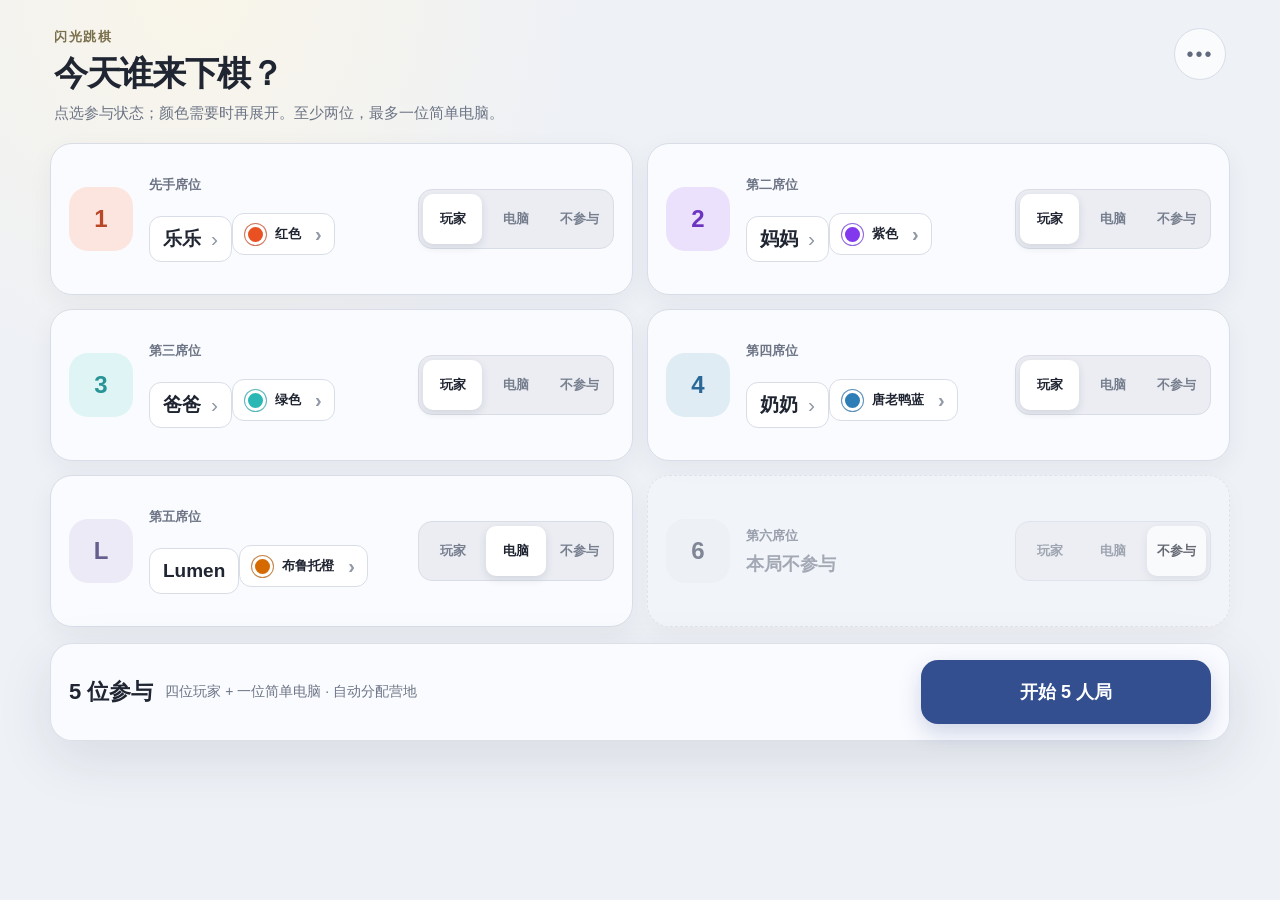
<file: docs/prototypes/v3-six-player-setup.html>
<!doctype html>
<html lang="zh-CN">
<head>
  <meta charset="utf-8">
  <meta name="viewport" content="width=device-width, initial-scale=1">
  <title>闪光跳棋 v3.0 · 六人选人界面原型</title>
  <style>
    :root {
      color-scheme: light;
      --page: #eef1f6;
      --paper: #fbfcff;
      --ink: #202532;
      --muted: #6c7485;
      --line: #d8dde7;
      --blue: #334f8f;
      --shadow: 0 18px 55px rgba(34, 42, 62, .10);
      font-family: "Avenir Next", "PingFang SC", "Microsoft YaHei", sans-serif;
    }
    * { box-sizing: border-box; }
    body { min-height: 100vh; margin: 0; background: radial-gradient(circle at 15% 0%, #f9f5e9 0, transparent 28%), var(--page); color: var(--ink); }
    button, input { font: inherit; }
    button { touch-action: manipulation; }
    .shell { width: min(1180px, calc(100% - 32px)); margin: 0 auto; padding: 24px 0 28px; }
    .topbar { display: flex; align-items: flex-start; justify-content: space-between; padding: 4px 4px 20px; }
    .eyebrow { margin: 0 0 5px; color: #7b704c; font-size: 13px; font-weight: 800; letter-spacing: .12em; }
    h1 { margin: 0; font-size: 34px; letter-spacing: -.04em; }
    .subtitle { margin: 7px 0 0; color: var(--muted); font-size: 15px; }
    .vault { width: 52px; height: 52px; border: 1px solid var(--line); border-radius: 50%; background: rgba(255,255,255,.72); color: #626b7d; cursor: pointer; font-size: 20px; letter-spacing: 2px; }

    .seat-grid { display: grid; grid-template-columns: repeat(2, minmax(0, 1fr)); gap: 14px; }
    .seat {
      display: grid;
      grid-template-columns: 64px minmax(0, 1fr) 196px;
      gap: 16px;
      align-items: center;
      min-height: 152px;
      padding: 18px;
      border: 1px solid var(--line);
      border-radius: 22px;
      background: rgba(251,252,255,.94);
      box-shadow: 0 8px 26px rgba(34,42,62,.055);
      transition: opacity .15s ease, background .15s ease;
    }
    .seat[data-kind="empty"] { border-style: dashed; background: rgba(245,247,251,.76); opacity: .66; }
    .seat-number { display: grid; width: 64px; height: 64px; place-items: center; border-radius: 19px; background: #edf0f5; color: #485065; font-size: 24px; font-weight: 850; }
    .seat[data-kind="human"] .seat-number { background: color-mix(in srgb, var(--seat-color) 15%, white); color: color-mix(in srgb, var(--seat-color) 76%, #222735); }
    .seat[data-kind="computer"] .seat-number { background: #eceaf6; color: #655f8e; }
    .identity { min-width: 0; }
    .seat-title { margin: 0 0 7px; color: var(--muted); font-size: 13px; font-weight: 750; }
    .player-trigger { display: inline-flex; min-height: 46px; max-width: 100%; align-items: center; gap: 10px; padding: 0 13px; border: 1px solid var(--line); border-radius: 12px; background: white; color: inherit; cursor: pointer; text-align: left; }
    .player-trigger::after { content: '›'; color: #9198a6; font-size: 21px; }
    .player-name { min-width: 0; overflow: hidden; font-size: 19px; font-weight: 850; text-overflow: ellipsis; white-space: nowrap; }
    .seat[data-kind="computer"] .player-trigger { cursor: default; }
    .seat[data-kind="computer"] .player-trigger::after { display: none; }
    .empty-name { display: none; color: #7d8493; font-size: 18px; font-weight: 750; }
    .seat[data-kind="empty"] .player-trigger, .seat[data-kind="empty"] .color-trigger { display: none; }
    .seat[data-kind="empty"] .empty-name { display: block; }

    .color-trigger { display: inline-flex; min-height: 42px; align-items: center; gap: 9px; margin-top: 12px; padding: 0 12px; border: 1px solid var(--line); border-radius: 12px; background: white; color: var(--ink); cursor: pointer; font-size: 13px; font-weight: 750; }
    .swatch { width: 21px; height: 21px; border: 3px solid white; border-radius: 50%; background: var(--seat-color); box-shadow: 0 0 0 1px color-mix(in srgb, var(--seat-color) 62%, #aab1c0); }
    .color-trigger::after { content: '›'; margin-left: 5px; color: #9198a6; font-size: 20px; }

    .kind-switch { display: grid; grid-template-columns: repeat(3, 1fr); gap: 4px; padding: 4px; border: 1px solid var(--line); border-radius: 14px; background: #ebedf3; }
    .kind-switch button { min-height: 50px; padding: 0 6px; border: 0; border-radius: 10px; background: transparent; color: #777f8e; cursor: pointer; font-size: 13px; font-weight: 750; }
    .kind-switch button[aria-pressed="true"] { background: white; box-shadow: 0 3px 9px rgba(34,42,62,.12); color: var(--ink); }

    .footer { position: sticky; bottom: 0; display: grid; grid-template-columns: 1fr 290px; gap: 16px; align-items: center; margin-top: 16px; padding: 16px 18px; border: 1px solid rgba(216,221,231,.9); border-radius: 22px; background: rgba(251,252,255,.92); box-shadow: var(--shadow); backdrop-filter: blur(12px); }
    .ready { display: flex; align-items: center; gap: 12px; }
    .ready-count { font-size: 22px; font-weight: 850; }
    .ready-note { color: var(--muted); font-size: 14px; }
    .start { min-height: 64px; border: 0; border-radius: 17px; background: var(--blue); color: white; cursor: pointer; font-size: 18px; font-weight: 850; box-shadow: 0 9px 22px rgba(51,79,143,.22); }

    dialog { width: min(520px, calc(100vw - 32px)); padding: 0; border: 1px solid var(--line); border-radius: 22px; background: var(--paper); box-shadow: 0 24px 80px rgba(24,31,48,.28); color: var(--ink); }
    dialog::backdrop { background: rgba(31,37,52,.38); backdrop-filter: blur(2px); }
    .palette { padding: 22px; }
    .palette h2 { margin: 0; font-size: 23px; }
    .palette p { margin: 6px 0 17px; color: var(--muted); font-size: 13px; }
    .palette-grid { display: grid; grid-template-columns: repeat(3, 1fr); gap: 9px; }
    .palette-grid button { display: flex; min-height: 54px; align-items: center; gap: 8px; padding: 0 10px; border: 1px solid var(--line); border-radius: 13px; background: white; cursor: pointer; color: var(--ink); font-size: 12px; font-weight: 750; text-align: left; }
    .palette-grid i { width: 24px; height: 24px; flex: 0 0 auto; border: 3px solid white; border-radius: 50%; background: var(--color); box-shadow: 0 0 0 1px color-mix(in srgb, var(--color) 60%, #aab1c0); }
    .close { width: 100%; min-height: 52px; margin-top: 14px; border: 1px solid var(--line); border-radius: 13px; background: #f3f5f9; cursor: pointer; font-weight: 750; }

    .player-picker { padding: 22px; }
    .player-picker h2 { margin: 0; font-size: 23px; }
    .player-picker > p { margin: 6px 0 17px; color: var(--muted); font-size: 13px; }
    .profile-grid { display: grid; grid-template-columns: repeat(2, 1fr); gap: 9px; }
    .profile-option { display: grid; min-height: 64px; grid-template-columns: 38px 1fr auto; gap: 10px; align-items: center; padding: 9px 12px; border: 1px solid var(--line); border-radius: 14px; background: white; color: var(--ink); cursor: pointer; text-align: left; }
    .profile-avatar { display: grid; width: 38px; height: 38px; place-items: center; border-radius: 12px; background: #eef1f6; color: #50596c; font-size: 17px; font-weight: 850; }
    .profile-option strong { overflow: hidden; text-overflow: ellipsis; white-space: nowrap; }
    .profile-option small { color: #946500; font-weight: 800; white-space: nowrap; }
    .new-player { margin-top: 17px; padding-top: 17px; border-top: 1px solid var(--line); }
    .new-player label { display: block; margin-bottom: 8px; color: var(--muted); font-size: 13px; font-weight: 750; }
    .new-player-row { display: grid; grid-template-columns: 1fr 150px; gap: 9px; }
    .new-player input { min-width: 0; height: 52px; padding: 0 14px; border: 1px solid var(--line); border-radius: 13px; background: white; color: var(--ink); font-size: 17px; outline: none; }
    .new-player input:focus { border-color: #8192bb; box-shadow: 0 0 0 3px rgba(51,79,143,.10); }
    .use-name { border: 0; border-radius: 13px; background: var(--blue); color: white; cursor: pointer; font-weight: 800; }

    @media (max-width: 850px) {
      .seat-grid { grid-template-columns: 1fr; }
      .seat { grid-template-columns: 58px minmax(0,1fr) 184px; }
      .footer { grid-template-columns: 1fr; }
    }
  </style>
</head>
<body>
  <main class="shell">
    <header class="topbar">
      <div><p class="eyebrow">闪光跳棋</p><h1>今天谁来下棋？</h1><p class="subtitle">点选参与状态；颜色需要时再展开。至少两位，最多一位简单电脑。</p></div>
      <button class="vault" aria-label="积分保险箱">•••</button>
    </header>

    <section class="seat-grid" id="seat-grid">
      <article class="seat" data-kind="human" data-coins="42.1" style="--seat-color:#e95122"><div class="seat-number">1</div><div class="identity"><p class="seat-title">先手席位</p><button class="player-trigger"><span class="player-name">乐乐</span></button><span class="empty-name">本局不参与</span><button class="color-trigger"><i class="swatch"></i>红色</button></div><div class="kind-switch"><button aria-pressed="true" data-kind="human">玩家</button><button aria-pressed="false" data-kind="computer">电脑</button><button aria-pressed="false" data-kind="empty">不参与</button></div></article>
      <article class="seat" data-kind="human" data-coins="24.5" style="--seat-color:#8239ee"><div class="seat-number">2</div><div class="identity"><p class="seat-title">第二席位</p><button class="player-trigger"><span class="player-name">妈妈</span></button><span class="empty-name">本局不参与</span><button class="color-trigger"><i class="swatch"></i>紫色</button></div><div class="kind-switch"><button aria-pressed="true" data-kind="human">玩家</button><button aria-pressed="false" data-kind="computer">电脑</button><button aria-pressed="false" data-kind="empty">不参与</button></div></article>
      <article class="seat" data-kind="human" data-coins="18.0" style="--seat-color:#2bb7b4"><div class="seat-number">3</div><div class="identity"><p class="seat-title">第三席位</p><button class="player-trigger"><span class="player-name">爸爸</span></button><span class="empty-name">本局不参与</span><button class="color-trigger"><i class="swatch"></i>绿色</button></div><div class="kind-switch"><button aria-pressed="true" data-kind="human">玩家</button><button aria-pressed="false" data-kind="computer">电脑</button><button aria-pressed="false" data-kind="empty">不参与</button></div></article>
      <article class="seat" data-kind="human" data-coins="10.0" style="--seat-color:#2d7eb6"><div class="seat-number">4</div><div class="identity"><p class="seat-title">第四席位</p><button class="player-trigger"><span class="player-name">奶奶</span></button><span class="empty-name">本局不参与</span><button class="color-trigger"><i class="swatch"></i>唐老鸭蓝</button></div><div class="kind-switch"><button aria-pressed="true" data-kind="human">玩家</button><button aria-pressed="false" data-kind="computer">电脑</button><button aria-pressed="false" data-kind="empty">不参与</button></div></article>
      <article class="seat" data-kind="computer" data-coins="10.0" style="--seat-color:#d46a00"><div class="seat-number">L</div><div class="identity"><p class="seat-title">第五席位</p><button class="player-trigger"><span class="player-name">Lumen</span></button><span class="empty-name">本局不参与</span><button class="color-trigger"><i class="swatch"></i>布鲁托橙</button></div><div class="kind-switch"><button aria-pressed="false" data-kind="human">玩家</button><button aria-pressed="true" data-kind="computer">电脑</button><button aria-pressed="false" data-kind="empty">不参与</button></div></article>
      <article class="seat" data-kind="empty" data-coins="10.0" style="--seat-color:#003da5"><div class="seat-number">6</div><div class="identity"><p class="seat-title">第六席位</p><button class="player-trigger"><span class="player-name">爷爷</span></button><span class="empty-name">本局不参与</span><button class="color-trigger"><i class="swatch"></i>白雪深蓝</button></div><div class="kind-switch"><button aria-pressed="false" data-kind="human">玩家</button><button aria-pressed="false" data-kind="computer">电脑</button><button aria-pressed="true" data-kind="empty">不参与</button></div></article>
    </section>

    <footer class="footer"><div class="ready"><span class="ready-count" id="ready-count">5 位参与</span><span class="ready-note">四位玩家 + 一位简单电脑 · 自动分配营地</span></div><button class="start" id="start">开始 5 人局</button></footer>
  </main>

  <dialog id="palette-dialog"><section class="palette"><h2>选择棋子颜色</h2><p id="palette-seat">为当前席位选择一个容易辨认的颜色</p><div class="palette-grid" id="palette-grid"></div><button class="close" id="close-palette">完成</button></section></dialog>
  <dialog id="player-dialog"><section class="player-picker"><h2>这个席位谁来玩？</h2><p id="player-seat">选择已有玩家，或者输入一个新昵称。</p><div class="profile-grid" id="profile-grid"></div><div class="new-player"><label for="new-player-name">使用新昵称</label><div class="new-player-row"><input id="new-player-name" maxlength="12" placeholder="输入昵称"><button class="use-name" id="use-name" type="button">使用此昵称</button></div></div><button class="close" id="close-player" type="button">取消</button></section></dialog>
  <script>
    const colors = [['红色','#e95122'],['紫色','#8239ee'],['绿色','#2bb7b4'],['唐老鸭蓝','#2d7eb6'],['高飞绿','#2f9235'],['布鲁托橙','#d46a00'],['米奇黑','#252733'],['白雪深蓝','#003da5'],['人鱼红发','#b72b4a'],['灰姑娘蓝','#7894ad'],['乐佩金黄','#edc555']];
    const dialog = document.getElementById('palette-dialog');
    const grid = document.getElementById('palette-grid');
    const playerDialog = document.getElementById('player-dialog');
    const profileGrid = document.getElementById('profile-grid');
    const playerNameInput = document.getElementById('new-player-name');
    const profiles = [{name:'乐乐',coins:'42.1'},{name:'妈妈',coins:'24.5'},{name:'爸爸',coins:'18.0'},{name:'奶奶',coins:'10.0'},{name:'爷爷',coins:'10.0'}];
    let activeSeat = null;
    let activePlayerSeat = null;
    colors.forEach(([name,color]) => { const button=document.createElement('button'); button.innerHTML=`<i style="--color:${color}"></i>${name}`; button.addEventListener('click',()=>{ if(!activeSeat)return; activeSeat.style.setProperty('--seat-color',color); activeSeat.querySelector('.color-trigger').lastChild.textContent=name; dialog.close(); }); grid.append(button); });
    document.querySelectorAll('.color-trigger').forEach(button=>button.addEventListener('click',()=>{ activeSeat=button.closest('.seat'); dialog.showModal(); }));
    document.getElementById('close-palette').addEventListener('click',()=>dialog.close());
    function selectProfile(profile){ if(!activePlayerSeat)return; activePlayerSeat.querySelector('.player-name').textContent=profile.name; activePlayerSeat.dataset.coins=profile.coins; activePlayerSeat.dataset.savedName=profile.name; activePlayerSeat.dataset.savedCoins=profile.coins; playerDialog.close(); }
    function renderProfiles(){ profileGrid.replaceChildren(); profiles.forEach(profile=>{ const button=document.createElement('button'); button.className='profile-option'; button.innerHTML=`<span class="profile-avatar">${profile.name.slice(0,1)}</span><strong>${profile.name}</strong><small>★ ${profile.coins}</small>`; button.addEventListener('click',()=>selectProfile(profile)); profileGrid.append(button); }); }
    document.querySelectorAll('.player-trigger').forEach(button=>button.addEventListener('click',()=>{ const seat=button.closest('.seat'); if(seat.dataset.kind!=='human')return; activePlayerSeat=seat; playerNameInput.value=''; document.getElementById('player-seat').textContent=`为${seat.querySelector('.seat-title').textContent}选择已有玩家，或者输入一个新昵称。`; renderProfiles(); playerDialog.showModal(); setTimeout(()=>playerNameInput.focus(),50); }));
    document.getElementById('use-name').addEventListener('click',()=>{ const name=playerNameInput.value.trim(); if(!name)return playerNameInput.focus(); let profile=profiles.find(item=>item.name===name); if(!profile){profile={name,coins:'10.0'};profiles.push(profile);} selectProfile(profile); });
    playerNameInput.addEventListener('keydown',event=>{ if(event.key==='Enter')document.getElementById('use-name').click(); });
    document.getElementById('close-player').addEventListener('click',()=>playerDialog.close());
    function setKind(seat,kind){ const oldKind=seat.dataset.kind; const number=seat.dataset.seatNumber; if(kind==='computer'&&oldKind!=='computer'){seat.dataset.savedName=seat.querySelector('.player-name').textContent;seat.dataset.savedCoins=seat.dataset.coins||'10.0';seat.querySelector('.player-name').textContent='Lumen';seat.querySelector('.seat-number').textContent='L';} if(oldKind==='computer'&&kind!=='computer'){seat.querySelector('.player-name').textContent=seat.dataset.savedName||'新玩家';seat.dataset.coins=seat.dataset.savedCoins||'10.0';seat.querySelector('.seat-number').textContent=number;} seat.dataset.kind=kind; seat.querySelectorAll('.kind-switch button').forEach(item=>item.setAttribute('aria-pressed',String(item.dataset.kind===kind))); }
    document.querySelectorAll('.seat').forEach((seat,index)=>{seat.dataset.seatNumber=String(index+1);if(seat.dataset.kind!=='computer'){seat.dataset.savedName=seat.querySelector('.player-name').textContent;seat.dataset.savedCoins=seat.dataset.coins||'10.0';}});
    document.querySelectorAll('.kind-switch button').forEach(button=>button.addEventListener('click',()=>{ const seat=button.closest('.seat'); if(button.dataset.kind==='computer') document.querySelectorAll('.seat[data-kind="computer"]').forEach(other=>{ if(other!==seat)setKind(other,'human');}); setKind(seat,button.dataset.kind); updateReady(); }));
    function updateReady(){ const active=[...document.querySelectorAll('.seat')].filter(seat=>seat.dataset.kind!=='empty'); const computers=active.filter(seat=>seat.dataset.kind==='computer').length; document.getElementById('ready-count').textContent=`${active.length} 位参与`; document.getElementById('start').textContent=`开始 ${active.length} 人局`; document.querySelector('.ready-note').textContent=`${active.length-computers} 位玩家${computers?' + 一位简单电脑':''} · 自动分配营地`; }
  </script>
</body>
</html>
</file>
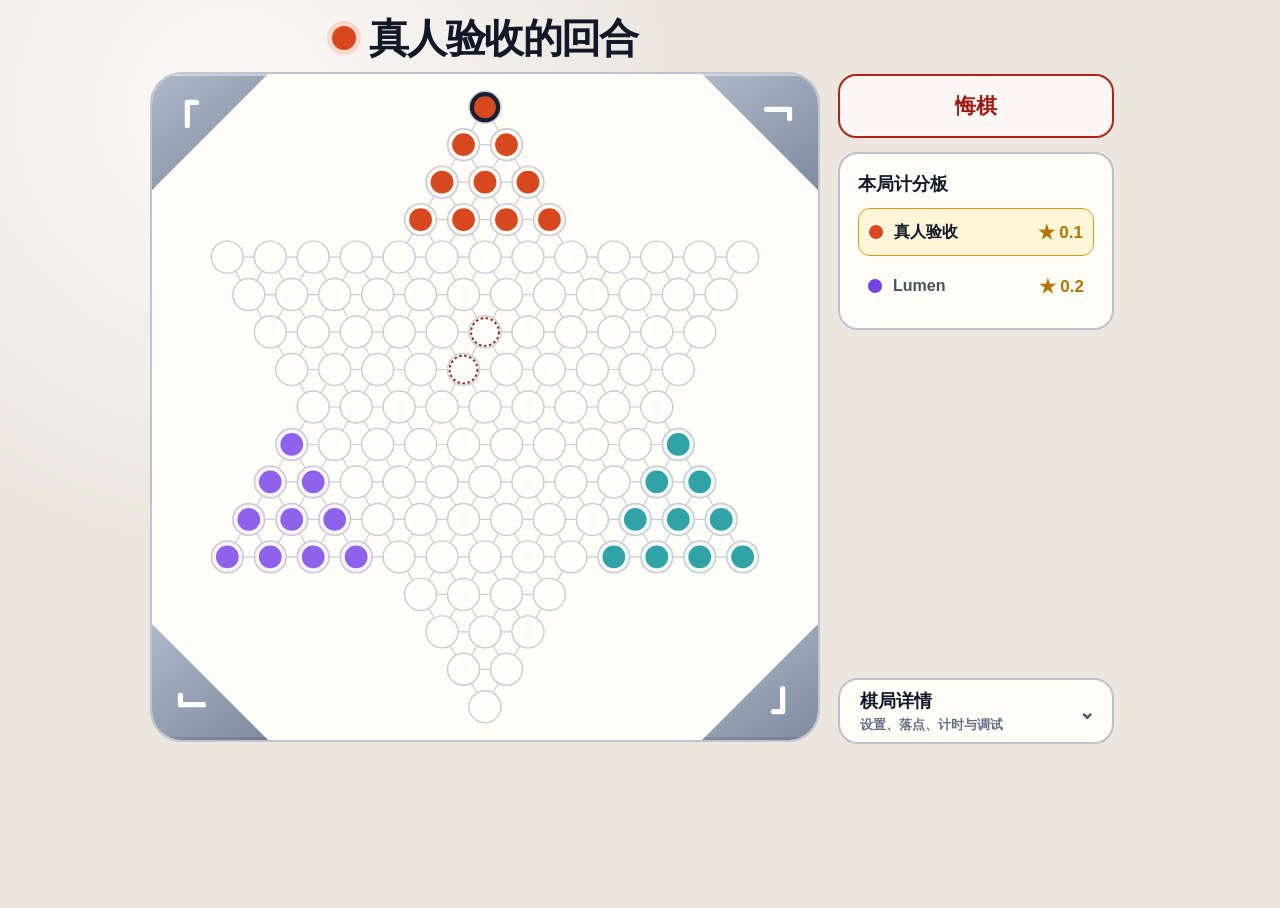
<file: docs/prototypes/v4-focus-game-ui.html>
<!doctype html>
<html lang="zh-CN">
<head>
  <meta charset="utf-8">
  <meta name="viewport" content="width=device-width, initial-scale=1">
  <title>闪光跳棋 · 专注对局界面原型</title>
  <style>
    :root {
      color-scheme: light;
      --ink: #111827;
      --muted: #667085;
      --paper: #fffdf8;
      --page: #ebe7df;
      --line: #cfd3dc;
      --active: #d9471d;
      --active-dark: #8d250b;
      --violet: #7541e8;
      --teal: #008f91;
      --gold: #b47500;
      --button-top: #aeb8c8;
      --button-bottom: #7f8ba0;
      font-family: "Avenir Next", "PingFang SC", "Microsoft YaHei", sans-serif;
    }

    * { box-sizing: border-box; }

    body {
      min-height: 100vh;
      margin: 0;
      background:
        radial-gradient(circle at 18% 12%, rgba(255, 255, 255, .8), transparent 34%),
        var(--page);
      color: var(--ink);
    }

    button { font: inherit; touch-action: manipulation; }

    .prototype {
      display: grid;
      grid-template-columns: minmax(0, 670px) 276px;
      gap: 18px;
      width: min(980px, calc(100vw - 32px));
      min-height: 736px;
      margin: 8px auto;
      align-items: center;
    }

    .game-main {
      display: grid;
      gap: 6px;
      justify-items: center;
    }

    .turn-heading {
      display: flex;
      min-height: 56px;
      align-items: center;
      justify-content: center;
      gap: 13px;
      color: var(--ink);
    }

    .turn-heading i {
      width: 24px;
      height: 24px;
      border-radius: 50%;
      background: var(--active);
      box-shadow: 0 0 0 5px #f8d7ce;
    }

    .turn-heading h1 {
      margin: 0;
      font-size: 40px;
      line-height: 1;
      letter-spacing: -.04em;
    }

    .board-shell {
      position: relative;
      display: grid;
      width: 670px;
      height: 670px;
      place-items: center;
      overflow: hidden;
      border: 2px solid #bfc4ce;
      border-radius: 32px;
      background: var(--paper);
    }

    .board {
      display: block;
      width: 640px;
      height: 640px;
    }

    .board-line {
      stroke: #c8cdd6;
      stroke-width: 1.4;
    }

    .hole {
      fill: #fffefa;
      stroke: #c7ccd5;
      stroke-width: 1.7;
    }

    .hole.camp-red { fill: #f9ddd5; }
    .hole.camp-violet { fill: #e7defb; }
    .hole.camp-teal { fill: #d7eeee; }

    .piece { stroke: #fffdf8; stroke-width: 4; }
    .piece.red { fill: var(--active); }
    .piece.violet { fill: var(--violet); }
    .piece.teal { fill: var(--teal); }
    .piece.inactive { opacity: .78; }
    .piece.selected { stroke: #172033; stroke-width: 5; }

    .landing {
      fill: none;
      stroke: var(--active-dark);
      stroke-width: 2.2;
      stroke-dasharray: 3 3;
    }

    .turn-corner {
      position: absolute;
      width: 116px;
      height: 116px;
      padding: 0;
      border: 0;
      background: linear-gradient(145deg, var(--button-top), var(--button-bottom));
      box-shadow:
        inset 0 2px 0 rgba(255, 255, 255, .45),
        inset 0 -3px 0 rgba(45, 55, 72, .17);
      color: white;
      cursor: pointer;
      transition: filter 140ms ease, transform 100ms ease;
    }

    .turn-corner:hover { filter: brightness(1.06); }
    .turn-corner:active { filter: brightness(.96); transform: scale(.975); }
    .turn-corner:focus-visible { outline: 5px solid #f4b000; outline-offset: -5px; }
    .turn-corner.top-left { top: 0; left: 0; clip-path: polygon(0 0, 100% 0, 0 100%); }
    .turn-corner.top-right { top: 0; right: 0; clip-path: polygon(0 0, 100% 0, 100% 100%); }
    .turn-corner.bottom-left { bottom: 0; left: 0; clip-path: polygon(0 0, 0 100%, 100% 100%); }
    .turn-corner.bottom-right { right: 0; bottom: 0; clip-path: polygon(100% 0, 0 100%, 100% 100%); }

    .turn-corner svg {
      position: absolute;
      width: 39px;
      height: 39px;
      fill: none;
      stroke: currentColor;
      stroke-linecap: round;
      stroke-linejoin: round;
      stroke-width: 3.2;
    }

    .top-left svg { top: 17px; left: 17px; transform: rotate(135deg); }
    .top-right svg { top: 17px; right: 17px; transform: rotate(-135deg); }
    .bottom-left svg { bottom: 17px; left: 17px; transform: rotate(45deg); }
    .bottom-right svg { right: 17px; bottom: 17px; transform: rotate(-45deg); }

    .rail {
      display: flex;
      height: 670px;
      align-self: end;
      flex-direction: column;
      gap: 14px;
      min-width: 0;
    }

    .disclosure {
      margin-top: auto;
      overflow: hidden;
      border: 2px solid #bcc2cd;
      border-radius: 20px;
      background: var(--paper);
    }

    .disclosure-toggle {
      display: flex;
      width: 100%;
      min-height: 62px;
      align-items: center;
      justify-content: space-between;
      padding: 0 20px;
      border: 0;
      background: transparent;
      color: var(--ink);
      cursor: pointer;
      font-size: 18px;
      font-weight: 850;
      text-align: left;
    }

    .disclosure-toggle small {
      display: block;
      margin-top: 3px;
      color: var(--muted);
      font-size: 13px;
      font-weight: 700;
    }

    .disclosure-toggle > span:last-child { color: #475467; font-size: 24px; transition: transform 160ms ease; }
    .disclosure[data-open="true"] .disclosure-toggle > span:last-child { transform: rotate(180deg); }

    .disclosure-body {
      display: none;
      gap: 10px;
      max-height: 590px;
      padding: 0 16px 16px;
      border-top: 1px solid #d9dde5;
      overflow: auto;
    }

    .disclosure[data-open="true"] .disclosure-body { display: grid; }
    .disclosure-body p { margin: 13px 0 0; color: #475467; font-size: 15px; line-height: 1.5; }
    .disclosure-body strong { color: var(--ink); font-size: 21px; }
    .disclosure-body button {
      min-height: 48px;
      border: 1px solid #bbc2ce;
      border-radius: 13px;
      background: white;
      color: #273247;
      cursor: pointer;
      font-weight: 800;
    }

    .detail-block {
      display: grid;
      gap: 5px;
      padding: 12px 2px;
      border-bottom: 1px solid #e0e3e9;
    }

    .detail-block:last-child { padding-bottom: 0; border-bottom: 0; }
    .detail-label { color: var(--muted); font-size: 13px; font-weight: 800; letter-spacing: .06em; }
    .detail-value { color: var(--ink); font-size: 17px; font-weight: 850; }
    .detail-copy { margin: 0 !important; font-size: 14px !important; }

    .score-card {
      padding: 18px;
      border: 2px solid #bcc2cd;
      border-radius: 20px;
      background: var(--paper);
    }

    .score-card h2 { margin: 0 0 12px; font-size: 18px; }
    .score-player {
      display: grid;
      grid-template-columns: 16px 1fr auto;
      gap: 9px;
      align-items: center;
      min-height: 48px;
      padding: 0 10px;
      border-radius: 12px;
      color: #4a5262;
      font-weight: 750;
    }

    .score-player + .score-player { margin-top: 6px; }
    .score-player.current { border: 1px solid #dc9a12; background: #fff6d9; color: var(--ink); }
    .score-player i { width: 14px; height: 14px; border-radius: 50%; background: var(--violet); }
    .score-player.current i { background: var(--active); }
    .score-player strong { color: var(--gold); font-size: 17px; }

    .action-button {
      min-height: 64px;
      border-radius: 18px;
      cursor: pointer;
      font-size: 21px;
      font-weight: 850;
    }

    .undo {
      border: 2px solid #b42318;
      background: #fff7f5;
      color: #9f1c13;
    }

    .undo:hover { background: #ffe8e3; }
    .undo:focus-visible { outline: 4px solid rgba(30, 64, 175, .24); outline-offset: 2px; }

    @media (max-width: 900px) {
      .prototype { grid-template-columns: 1fr; justify-items: center; }
      .rail { width: min(670px, 100%); height: auto; align-self: auto; }
      .disclosure { margin-top: 0; }
    }
  </style>
</head>
<body>
  <main class="prototype">
    <section class="game-main">
      <header class="turn-heading"><i aria-hidden="true"></i><h1>真人验收的回合</h1></header>
      <div class="board-shell" aria-label="棋盘界面原型">
        <svg class="board" id="board" viewBox="0 0 760 760" role="img" aria-label="跳棋棋盘示意"></svg>
        <button class="turn-corner top-left" type="button" aria-label="结束回合"><svg viewBox="0 0 24 24"><path d="m5 12 4 4L19 6"/></svg></button>
        <button class="turn-corner top-right" type="button" aria-label="结束回合"><svg viewBox="0 0 24 24"><path d="m5 12 4 4L19 6"/></svg></button>
        <button class="turn-corner bottom-left" type="button" aria-label="结束回合"><svg viewBox="0 0 24 24"><path d="m5 12 4 4L19 6"/></svg></button>
        <button class="turn-corner bottom-right" type="button" aria-label="结束回合"><svg viewBox="0 0 24 24"><path d="m5 12 4 4L19 6"/></svg></button>
      </div>
    </section>

    <aside class="rail" aria-label="本回合信息和操作">
      <button class="action-button undo" type="button">悔棋</button>

      <section class="score-card">
        <h2>本局计分板</h2>
        <div class="score-player current"><i></i><span>真人验收</span><strong>★ 0.1</strong></div>
        <div class="score-player"><i></i><span>Lumen</span><strong>★ 0.2</strong></div>
      </section>

      <section class="disclosure" data-open="false">
        <button class="disclosure-toggle" type="button" aria-expanded="false">
          <span>棋局详情<small>设置、落点、计时与调试</small></span><span>⌄</span>
        </button>
        <div class="disclosure-body">
          <div class="detail-block">
            <span class="detail-label">棋局</span>
            <span class="detail-value">标准开局 · 20 枚</span>
            <p class="detail-copy">双人局 · 两位玩家位于对向营地</p>
            <button type="button">重新开始</button>
          </div>
          <div class="detail-block">
            <span class="detail-label">合法落点</span>
            <span class="detail-value">R-10 · 2 处</span>
            <p class="detail-copy">P-12-4（相邻）<br>P-10-5（普通跳，跨过 R-05）</p>
          </div>
          <div class="detail-block">
            <span class="detail-label">回合计时</span>
            <span class="detail-value">本回合 00:23 · 累计 05:22</span>
          </div>
          <div class="detail-block">
            <span class="detail-label">调试</span>
            <button type="button">打开调试面板</button>
          </div>
        </div>
      </section>
    </aside>
  </main>

  <script>
    const svg = document.getElementById('board');
    const ns = 'http://www.w3.org/2000/svg';
    const cells = [];
    const add = (q, r, camp = '') => {
      if (!cells.some((cell) => cell.q === q && cell.r === r)) cells.push({ q, r, camp });
    };
    for (let q = -4; q <= 4; q += 1) {
      for (let r = -4; r <= 4; r += 1) if (Math.abs(q + r) <= 4) add(q, r);
    }
    for (let t = 1; t <= 4; t += 1) {
      for (let i = t; i <= 4; i += 1) {
        add(i, -4 - t, 'red');
        add(4 + t, -i);
        add(i, 4 + t - i, 'teal');
        add(-i, 4 + t);
        add(-4 - t, i, 'violet');
        add(-i, -4 - t + i);
      }
    }

    const position = ({ q, r }) => ({ x: 380 + (q + r / 2) * 51, y: 380 + r * 44.5 });
    const byKey = new Map(cells.map((cell) => [`${cell.q},${cell.r}`, cell]));
    const directions = [[1, 0], [0, 1], [-1, 1], [-1, 0], [0, -1], [1, -1]];
    const lines = document.createElementNS(ns, 'g');
    cells.forEach((cell) => {
      directions.slice(0, 3).forEach(([dq, dr]) => {
        const next = byKey.get(`${cell.q + dq},${cell.r + dr}`);
        if (!next) return;
        const a = position(cell);
        const b = position(next);
        const line = document.createElementNS(ns, 'line');
        line.setAttribute('x1', a.x); line.setAttribute('y1', a.y);
        line.setAttribute('x2', b.x); line.setAttribute('y2', b.y);
        line.setAttribute('class', 'board-line');
        lines.appendChild(line);
      });
    });
    svg.appendChild(lines);

    cells.forEach((cell) => {
      const { x, y } = position(cell);
      const hole = document.createElementNS(ns, 'circle');
      hole.setAttribute('cx', x); hole.setAttribute('cy', y); hole.setAttribute('r', 19);
      hole.setAttribute('class', `hole${cell.camp ? ` camp-${cell.camp}` : ''}`);
      svg.appendChild(hole);
    });

    const camps = {
      red: cells.filter((cell) => cell.camp === 'red').slice(0, 10),
      violet: cells.filter((cell) => cell.camp === 'violet').slice(0, 10),
      teal: cells.filter((cell) => cell.camp === 'teal').slice(0, 10),
    };
    Object.entries(camps).forEach(([color, pieces]) => {
      pieces.forEach((cell, index) => {
        const { x, y } = position(cell);
        const piece = document.createElementNS(ns, 'circle');
        piece.setAttribute('cx', x); piece.setAttribute('cy', y); piece.setAttribute('r', 15.5);
        piece.setAttribute('class', `piece ${color}${color === 'red' ? '' : ' inactive'}${color === 'red' && index === 9 ? ' selected' : ''}`);
        svg.appendChild(piece);
      });
    });

    [[0, -1], [1, -2]].forEach(([q, r]) => {
      const cell = byKey.get(`${q},${r}`);
      if (!cell) return;
      const { x, y } = position(cell);
      const landing = document.createElementNS(ns, 'circle');
      landing.setAttribute('cx', x); landing.setAttribute('cy', y); landing.setAttribute('r', 16.5);
      landing.setAttribute('class', 'landing');
      svg.appendChild(landing);
    });

    document.querySelectorAll('.disclosure-toggle').forEach((toggle) => {
      toggle.addEventListener('click', () => {
        const disclosure = toggle.closest('.disclosure');
        const open = disclosure.dataset.open !== 'true';
        disclosure.dataset.open = String(open);
        toggle.setAttribute('aria-expanded', String(open));
      });
    });
  </script>
</body>
</html>
</file>
<file: checkers-web/style.css>
:root {
  color-scheme: light;
  --page: #f1f3f8;
  --surface: #fbfcff;
  --surface-muted: #edf0f6;
  --text: #222735;
  --muted: #687083;
  --line: #d6dae4;
  --focus: #334f8f;
  --red: #e95122;
  --green: #2bb7b4;
  --purple: #8239ee;
  --camp-red-color: var(--red);
  --camp-green-color: var(--green);
  --camp-purple-color: var(--purple);
  --camp-bottom-color: #687083;
  --coin: #efad18;
  --coin-dark: #9c6500;
  --move: var(--red);
  --shadow: 0 16px 38px rgba(37, 45, 68, 0.08);
  font-family: "Avenir Next", "PingFang SC", "Microsoft YaHei", sans-serif;
}

* { box-sizing: border-box; }

body {
  min-height: 100vh;
  margin: 0;
  background: var(--page);
  color: var(--text);
}

button,
input { font: inherit; }

button { touch-action: manipulation; }

[hidden] { display: none !important; }

.app-shell {
  width: min(1240px, calc(100% - 40px));
  margin: 0 auto;
  padding: 32px 0 24px;
}

.card {
  border: 1px solid var(--line);
  border-radius: 16px;
  background: var(--surface);
  box-shadow: var(--shadow);
}

.setup {
  position: relative;
  max-width: 1060px;
  margin: 4vh auto 0;
  padding: 28px;
}

.setup-menu-button {
  position: absolute;
  top: 18px;
  right: 18px;
  display: grid;
  width: 32px;
  height: 32px;
  padding: 0 0 4px;
  place-items: center;
  border: 1px solid transparent;
  border-radius: 50%;
  background: transparent;
  color: #5e6678;
  cursor: pointer;
  font-size: 18px;
  font-weight: 700;
  letter-spacing: 1px;
  line-height: 1;
}

.setup-menu-button:hover { border-color: var(--line); background: #f1f3f7; }
.setup-menu-button:focus-visible { outline: 3px solid rgba(51, 79, 143, 0.2); outline-offset: 2px; }

.eyebrow,
.label {
  margin: 0 0 6px;
  color: var(--muted);
  font-size: 13px;
  letter-spacing: 0.08em;
}

.setup h1 { margin: 0; font-size: 30px; }

.setup-intro {
  margin: 8px 0 0;
  color: var(--muted);
  font-size: 14px;
}

.setup-grid {
  display: grid;
  grid-template-columns: repeat(3, minmax(0, 1fr));
  gap: 14px;
  margin: 24px 0;
}

.player-entry {
  min-width: 0;
  margin: 0;
  padding: 14px;
  border: 1px solid var(--line);
  border-radius: 12px;
  background: #f7f8fb;
}

.player-entry legend {
  padding: 0 5px;
  color: var(--text);
  font-weight: 650;
}

.player-kind {
  display: grid;
  grid-template-columns: 1fr 1fr;
  gap: 3px;
  margin-top: 6px;
  padding: 3px;
  border: 1px solid var(--line);
  border-radius: 10px;
  background: #e9ecf2;
}

.optional-player-kind { grid-template-columns: repeat(3, minmax(0, 1fr)); }

.player-kind button {
  min-height: 34px;
  padding: 5px 8px;
  border: 0;
  border-radius: 7px;
  background: transparent;
  color: var(--muted);
  cursor: pointer;
  font-size: 12px;
}

.player-kind button[aria-checked="true"] {
  background: white;
  box-shadow: 0 2px 7px rgba(37, 45, 68, 0.12);
  color: var(--text);
  font-weight: 750;
}

.player-entry[data-kind="computer"] {
  background: #f5f4fb;
  border-color: #c8c5df;
}

.player-entry[data-kind="computer"] .profile-picker {
  display: none;
}

.player-entry[data-kind="computer"] .player-name {
  border-style: dashed;
  background: #eeedf5;
  color: #65617b;
}

.empty-player-note {
  display: none;
  margin: 52px 0 0;
  color: #8a91a1;
  font-size: 14px;
  text-align: center;
}

.player-entry[data-kind="empty"] {
  border-style: dashed;
  background: #f3f4f7;
}

.player-entry[data-kind="empty"] > label,
.player-entry[data-kind="empty"] .profile-picker,
.player-entry[data-kind="empty"] .color-field { display: none; }

.player-entry[data-kind="empty"] .empty-player-note { display: block; }

.player-entry label {
  display: grid;
  gap: 7px;
  margin-top: 10px;
  color: var(--muted);
  font-size: 14px;
}

.player-entry input[type="text"] {
  width: 100%;
  height: 44px;
  padding: 0 12px;
  border: 1px solid var(--line);
  border-radius: 10px;
  outline: none;
  background: white;
  color: var(--text);
}

.player-entry input[type="text"]:focus {
  border-color: var(--focus);
  box-shadow: 0 0 0 3px rgba(51, 79, 143, 0.12);
}

.profile-picker {
  display: grid;
  gap: 7px;
  margin-top: 12px;
}

.profile-label {
  color: var(--muted);
  font-size: 14px;
}

.profile-card-list {
  display: flex;
  min-height: 34px;
  flex-wrap: wrap;
  gap: 6px;
}

.profile-card {
  display: inline-flex;
  min-width: 0;
  align-items: center;
  gap: 5px;
  padding: 6px 8px;
  border: 1px solid var(--line);
  border-radius: 9px;
  background: white;
  color: var(--text);
  cursor: pointer;
}

.profile-card:hover:not(:disabled) { border-color: #9ba6c1; }
.profile-card[aria-pressed="true"] {
  border-color: var(--focus);
  background: #e9edf7;
  box-shadow: inset 0 0 0 1px var(--focus);
}
.profile-card:disabled { cursor: not-allowed; opacity: 0.38; }
.profile-card-name { max-width: 92px; overflow: hidden; font-size: 12px; font-weight: 700; text-overflow: ellipsis; white-space: nowrap; }
.profile-card-balance { color: var(--coin-dark); font-size: 11px; font-weight: 700; white-space: nowrap; }
.profile-card-balance .coin-icon { width: 14px; height: 14px; border-width: 1px; font-size: 7px; vertical-align: -2px; }

.dot {
  display: inline-block;
  border-radius: 50%;
}

.dot { width: 14px; height: 14px; flex: 0 0 auto; }
.current-player .dot { width: 18px; height: 18px; }
.red { background: var(--red); }
.green { background: var(--green); }
.purple { background: var(--purple); }

.color-field {
  margin-top: 12px;
  border: 1px solid var(--line);
  border-radius: 10px;
  background: white;
  overflow: hidden;
}

.color-field summary {
  display: flex;
  min-height: 44px;
  align-items: center;
  justify-content: space-between;
  gap: 10px;
  padding: 0 11px;
  color: var(--muted);
  cursor: pointer;
  font-size: 14px;
  list-style: none;
}

.color-field summary::-webkit-details-marker { display: none; }
.color-field summary::after { content: '⌄'; color: #8a91a1; font-size: 16px; }
.color-field[open] summary { border-bottom: 1px solid var(--line); }
.color-field[open] summary::after { transform: rotate(180deg); }
.color-field summary strong { display: inline-flex; align-items: center; gap: 6px; margin-left: auto; color: var(--text); font-size: 12px; }
.color-field summary strong::before {
  content: '';
  width: 16px;
  height: 16px;
  border: 2px solid white;
  border-radius: 50%;
  background: var(--summary-color, #687083);
  box-shadow: 0 0 0 1px color-mix(in srgb, var(--summary-color, #687083) 65%, #aeb5c5);
}

.color-card-grid {
  display: grid;
  grid-template-columns: repeat(2, minmax(0, 1fr));
  gap: 6px;
  max-height: 192px;
  padding: 8px;
  overflow: auto;
}

.color-option {
  display: grid;
  grid-template-columns: 22px minmax(0, 1fr);
  gap: 7px;
  align-items: center;
  min-width: 0;
  min-height: 38px;
  padding: 6px 8px;
  border: 1px solid var(--line);
  border-radius: 9px;
  background: white;
  color: var(--text);
  cursor: pointer;
  text-align: left;
}

.color-option:hover { border-color: color-mix(in srgb, var(--swatch) 58%, #aeb5c5); }
.color-option:focus-visible { outline: 3px solid color-mix(in srgb, var(--swatch) 25%, transparent); outline-offset: 1px; }
.color-option[aria-checked="true"] {
  border-color: var(--swatch);
  background: color-mix(in srgb, var(--swatch) 9%, white);
  box-shadow: inset 0 0 0 1px var(--swatch);
  font-weight: 700;
}

.color-preview {
  width: 22px;
  height: 22px;
  border: 2px solid white;
  border-radius: 50%;
  background: var(--swatch);
  box-shadow: 0 0 0 1px color-mix(in srgb, var(--swatch) 65%, #aeb5c5), 0 2px 5px rgba(37, 45, 68, 0.16);
}

.color-option-name {
  overflow: hidden;
  font-size: 12px;
  text-overflow: ellipsis;
  white-space: nowrap;
}

.setup-actions {
  display: flex;
  align-items: center;
  justify-content: space-between;
  gap: 16px;
}

.sr-only {
  position: absolute;
  width: 1px;
  height: 1px;
  padding: 0;
  margin: -1px;
  overflow: hidden;
  clip: rect(0, 0, 0, 0);
  white-space: nowrap;
  border: 0;
}

.setup { max-width: 1180px; margin-top: 2vh; padding: 24px; }
.setup h1 { font-size: 34px; letter-spacing: -0.035em; }
.setup-grid { grid-template-columns: repeat(2, minmax(0, 1fr)); gap: 14px; margin: 20px 0 16px; }
.player-entry {
  display: grid;
  height: 146px;
  min-height: 146px;
  grid-template-columns: 52px minmax(0, 1fr) 156px;
  grid-template-rows: auto 1fr;
  gap: 10px;
  align-items: center;
  padding: 14px;
  border-radius: 20px;
  background: rgba(251, 252, 255, 0.94);
  box-shadow: 0 8px 24px rgba(34, 42, 62, 0.045);
}
.seat-number {
  display: grid;
  width: 52px;
  height: 52px;
  grid-column: 1;
  grid-row: 2;
  place-items: center;
  border-radius: 17px;
  background: color-mix(in srgb, var(--seat-color) 15%, white);
  color: color-mix(in srgb, var(--seat-color) 76%, #222735);
  font-size: 22px;
  font-weight: 850;
}
.seat-title { grid-column: 2; grid-row: 1; margin: 0; color: var(--muted); font-size: 13px; font-weight: 750; }
.player-entry .player-kind { width: 156px; grid-column: 3; grid-row: 2; margin: 0; border-radius: 14px; }
.player-entry .player-kind button { min-height: 48px; padding: 0 2px; border-radius: 10px; font-size: 12px; font-weight: 750; white-space: nowrap; }
.seat-selectors { display: grid; min-width: 0; grid-column: 2; grid-row: 2; grid-template-columns: repeat(2, minmax(0, 1fr)); gap: 8px; }
.setup-select {
  display: flex;
  width: 100%;
  min-width: 0;
  height: 46px;
  align-items: center;
  gap: 6px;
  padding: 0 8px;
  border: 1px solid var(--line);
  border-radius: 12px;
  background: white;
  color: var(--text);
  cursor: pointer;
  font-size: 14px;
  font-weight: 800;
  text-align: left;
}
.setup-select span { min-width: 0; overflow: hidden; text-overflow: ellipsis; white-space: nowrap; }
.setup-select:hover:not(:disabled) { border-color: #9ba6c1; background: #fdfdff; }
.setup-select:focus-visible { outline: 3px solid rgba(51, 79, 143, 0.18); outline-offset: 2px; }
.color-select i { width: 21px; height: 21px; flex: 0 0 auto; border: 3px solid white; border-radius: 50%; background: var(--seat-color); box-shadow: 0 0 0 1px color-mix(in srgb, var(--seat-color) 62%, #aab1c0); }
.player-entry[data-kind="computer"] .seat-number { background: #eceaf6; color: #655f8e; }
.player-entry[data-kind="computer"] .player-select { border-style: dashed; background: #eeedf5; color: #65617b; cursor: default; }
.player-entry[data-kind="empty"] { background: rgba(245, 247, 251, 0.76); opacity: 0.7; }
.player-entry[data-kind="empty"] .seat-selectors { display: none; }
.player-entry[data-kind="empty"] .empty-player-note { display: block; grid-column: 2; grid-row: 2; margin: 0; text-align: left; }
.setup-actions { position: sticky; bottom: 10px; min-height: 76px; padding: 12px 14px; border: 1px solid rgba(214, 218, 228, 0.9); border-radius: 18px; background: rgba(251, 252, 255, 0.94); box-shadow: 0 14px 38px rgba(37, 45, 68, 0.12); backdrop-filter: blur(12px); }
.setup-actions #start-game { min-width: 220px; min-height: 54px; border-radius: 14px; font-size: 17px; }

.setup-picker-dialog { width: min(560px, calc(100vw - 32px)); max-height: calc(100vh - 24px); padding: 0; overflow: auto; border: 1px solid var(--line); border-radius: 22px; background: var(--surface); box-shadow: 0 24px 80px rgba(24, 31, 48, 0.28); color: var(--text); }
.setup-picker-dialog::backdrop { background: rgba(31, 37, 52, 0.38); backdrop-filter: blur(2px); }
.setup-picker-dialog > section { padding: 22px; }
.setup-picker-dialog h2 { margin: 0; font-size: 23px; }
.setup-picker-dialog h2 + p { margin: 6px 0 17px; color: var(--muted); font-size: 13px; }
.setup-profile-grid { display: grid; max-height: 320px; grid-template-columns: repeat(2, minmax(0, 1fr)); gap: 9px; padding-right: 2px; overflow: auto; }
.setup-profile-option { display: grid; min-height: 64px; grid-template-columns: 38px minmax(0, 1fr) auto; gap: 10px; align-items: center; padding: 9px 12px; border: 1px solid var(--line); border-radius: 14px; background: white; color: var(--text); cursor: pointer; text-align: left; }
.setup-profile-option:disabled { cursor: not-allowed; opacity: 0.38; }
.setup-profile-avatar { display: grid; width: 38px; height: 38px; place-items: center; border-radius: 12px; background: #eef1f6; color: #50596c; font-size: 17px; font-weight: 850; }
.setup-profile-option strong { min-width: 0; overflow: hidden; text-overflow: ellipsis; white-space: nowrap; }
.setup-profile-option small { color: var(--coin-dark); font-weight: 800; white-space: nowrap; }
.setup-new-player { margin-top: 17px; padding-top: 17px; border-top: 1px solid var(--line); }
.setup-new-player label { display: block; margin-bottom: 8px; color: var(--muted); font-size: 13px; font-weight: 750; }
.setup-new-player > div { display: grid; grid-template-columns: 1fr 150px; gap: 9px; }
.setup-new-player input { min-width: 0; height: 52px; padding: 0 14px; border: 1px solid var(--line); border-radius: 13px; background: white; color: var(--text); font-size: 17px; outline: none; }
.setup-new-player input:focus { border-color: #8192bb; box-shadow: 0 0 0 3px rgba(51, 79, 143, 0.1); }
.setup-picker-close { width: 100%; margin-top: 14px; }
.setup-color-grid { max-height: none; grid-template-columns: repeat(3, minmax(0, 1fr)); padding: 0; overflow: visible; }
.color-option { position: relative; }
.color-option-state { grid-column: 2; margin-top: -5px; color: var(--muted); font-size: 10px; }
.color-option:disabled { cursor: not-allowed; opacity: 0.38; }
.color-option:disabled:hover { border-color: var(--line); }

.score-vault {
  max-width: 720px;
  margin: 4vh auto 0;
  overflow: hidden;
}

.score-vault-header {
  display: flex;
  align-items: center;
  gap: 14px;
  padding: 22px 24px 18px;
  border-bottom: 1px solid var(--line);
}

.score-vault-header > div { flex: 1; }
.score-vault-header h1 { margin: 0; font-size: 24px; }
.score-vault-header p { margin: 4px 0 0; color: var(--muted); font-size: 13px; }

.score-vault-back {
  display: grid;
  width: 44px;
  height: 44px;
  padding: 0;
  place-items: center;
  border: 1px solid var(--line);
  border-radius: 50%;
  background: white;
  color: var(--text);
  cursor: pointer;
  font-size: 22px;
}

.score-vault-back:hover { border-color: #aeb5c5; }
.score-vault-back:focus-visible { outline: 3px solid rgba(51, 79, 143, 0.2); outline-offset: 2px; }

.score-vault-local {
  display: flex;
  align-items: center;
  gap: 6px;
  color: #587060;
  font-size: 12px;
  font-weight: 700;
}

.score-vault-local i { width: 8px; height: 8px; border-radius: 50%; background: #668970; }
.score-vault-body { padding: 22px 24px 24px; }

.score-vault-section-heading {
  display: flex;
  align-items: flex-end;
  justify-content: space-between;
  margin-bottom: 10px;
}

.score-vault-section-heading h2 { margin: 0; font-size: 15px; }
.score-vault-section-heading span { color: var(--muted); font-size: 12px; }

.score-vault-players {
  border: 1px solid var(--line);
  border-radius: 13px;
  overflow: hidden;
}

.score-vault-player {
  display: grid;
  grid-template-columns: minmax(0, 1fr) 140px 54px;
  min-height: 64px;
  align-items: center;
  padding: 0 8px 0 16px;
  background: white;
}

.score-vault-player + .score-vault-player { border-top: 1px solid #e8eaf0; }
.score-vault-player-name { overflow: hidden; font-weight: 750; text-overflow: ellipsis; white-space: nowrap; }
.score-vault-balance { color: var(--coin-dark); font-variant-numeric: tabular-nums; font-weight: 750; }
.score-vault-balance .coin-icon { margin-right: 7px; vertical-align: -4px; }

.score-vault-edit {
  width: 48px;
  height: 44px;
  padding: 0;
  border: 0;
  border-radius: 10px;
  background: transparent;
  color: var(--focus);
  cursor: pointer;
  font-size: 14px;
  font-weight: 700;
}

.score-vault-edit:hover { background: #eef1f8; }
.score-vault-empty { margin: 0; padding: 28px 16px; background: white; color: var(--muted); font-size: 13px; text-align: center; }

.score-vault-add {
  width: 100%;
  min-height: 48px;
  margin-top: 10px;
  border: 1px dashed #aeb6c7;
  border-radius: 11px;
  background: transparent;
  color: var(--focus);
  cursor: pointer;
  font-weight: 700;
}

.score-vault-add:hover { background: #f5f7fb; }
.score-vault-backup { margin-top: 24px; padding-top: 20px; border-top: 1px solid var(--line); }
.score-vault-backup-actions { display: grid; grid-template-columns: 1fr 1fr; gap: 10px; }
.score-vault-backup-actions .button { width: 100%; min-height: 48px; }
.score-vault-note { margin: 10px 0 0; color: var(--muted); font-size: 12px; line-height: 1.5; }
.score-vault-status { min-height: 20px; margin: 10px 0 -8px; color: #587060; font-size: 13px; font-weight: 650; }

.score-dialog {
  width: min(440px, calc(100vw - 32px));
  padding: 0;
  border: 1px solid var(--line);
  border-radius: 18px;
  background: var(--surface);
  box-shadow: 0 24px 70px rgba(37, 45, 68, 0.24);
  color: var(--text);
}

.score-dialog::backdrop { background: rgba(38, 41, 52, 0.38); backdrop-filter: blur(2px); }
.score-dialog form { padding: 24px; }
.score-dialog h2 { margin: 0; font-size: 20px; }
.score-dialog form > p { margin: 8px 0 18px; color: var(--muted); font-size: 13px; line-height: 1.5; }

.score-dialog label {
  display: grid;
  gap: 7px;
  margin-top: 14px;
  color: var(--muted);
  font-size: 13px;
}

.score-dialog input {
  width: 100%;
  height: 48px;
  padding: 0 13px;
  border: 1px solid var(--line);
  border-radius: 10px;
  outline: 0;
  background: white;
  color: var(--text);
}

.score-dialog input:focus { border-color: var(--focus); box-shadow: 0 0 0 3px rgba(51, 79, 143, 0.12); }
.score-dialog-actions { display: grid; grid-template-columns: 1fr 1fr; gap: 10px; margin-top: 22px; }
.score-dialog-actions .button { min-height: 48px; }
.score-profile-delete { width: 100%; min-height: 46px; margin-top: 10px; }
.score-dialog .score-dialog-error { min-height: 18px; margin: 8px 0 -8px; color: #9b4037; }

.score-import-preview { max-height: 246px; border: 1px solid var(--line); border-radius: 11px; overflow: auto; }
.score-import-row { display: flex; justify-content: space-between; padding: 11px 13px; background: white; font-size: 13px; }
.score-import-row + .score-import-row { border-top: 1px solid #e8eaf0; }
.score-import-row strong { color: var(--coin-dark); }
.score-dialog .score-import-warning { margin: 14px 0 0; padding: 11px 12px; border-radius: 9px; background: #fff6e4; color: #795b1b; }

.button {
  min-height: 40px;
  padding: 8px 13px;
  border: 1px solid var(--line);
  border-radius: 10px;
  background: var(--surface-muted);
  color: var(--text);
  cursor: pointer;
}

.button:hover:not(:disabled) { border-color: #aeb5c5; }
.button:focus-visible { outline: 3px solid rgba(51, 79, 143, 0.2); outline-offset: 2px; }
.button:disabled { cursor: not-allowed; opacity: 0.42; }
.button-primary { background: #334f8f; border-color: #334f8f; color: white; }
.button-ghost { background: transparent; }
.button[aria-pressed="true"] { border-color: #65739b; background: #e5e9f3; }

.game-layout {
  display: grid;
  grid-template-columns: minmax(0, 1fr) 244px;
  gap: 18px;
  align-items: start;
}

.game-main { min-width: 0; }

.turn {
  display: flex;
  align-items: center;
  justify-content: center;
  min-height: 58px;
  text-align: center;
}

.current-player { display: flex; align-items: center; justify-content: center; gap: 12px; }
.current-player .dot { width: 22px; height: 22px; }
.current-player h1 { margin: 0; font-size: clamp(32px, 3.5vw, 42px); letter-spacing: -.04em; line-height: 1.1; }

#checkers-app[data-computer-thinking="true"] .current-player .dot {
  animation: computer-think 900ms ease-in-out infinite alternate;
}

@keyframes computer-think {
  from { box-shadow: 0 0 0 0 color-mix(in srgb, var(--move) 28%, transparent); transform: scale(.94); }
  to { box-shadow: 0 0 0 9px transparent; transform: scale(1.08); }
}

.stage {
  position: relative;
  width: min(670px, 100%);
  padding: 13px;
  margin: auto;
  border: 2px solid #bfc4ce;
  border-radius: 32px;
  background: #fffdf8;
  overflow: hidden;
}

.board { display: block; width: 100%; touch-action: manipulation; }

.turn-corner-actions {
  position: absolute;
  z-index: 3;
  inset: 0;
  pointer-events: none;
}

.turn-corner {
  position: absolute;
  width: clamp(92px, 18%, 116px);
  height: clamp(92px, 18%, 116px);
  padding: 0;
  border: 0;
  background: linear-gradient(145deg, #aeb8c8 0%, #7f8ba0 100%);
  box-shadow: inset 0 2px 0 rgba(255, 255, 255, 0.45), inset 0 -3px 0 rgba(45, 55, 72, 0.17);
  color: #f8faff;
  cursor: pointer;
  pointer-events: auto;
  transition: filter 0.16s ease, opacity 0.16s ease, transform 0.1s ease;
}

.turn-corner:hover:not(:disabled) { filter: brightness(1.045); }
.turn-corner:active:not(:disabled) { filter: brightness(.96); transform: scale(.985); }
.turn-corner:focus-visible { outline: 4px solid rgba(51, 79, 143, 0.28); outline-offset: 3px; }
.turn-corner:disabled { cursor: default; opacity: 1; }

.turn-corner.top-left {
  top: 0;
  left: 0;
  clip-path: polygon(0 0, 100% 0, 0 100%);
}

.turn-corner.top-right {
  top: 0;
  right: 0;
  clip-path: polygon(0 0, 100% 0, 100% 100%);
}

.turn-corner.bottom-left {
  bottom: 0;
  left: 0;
  clip-path: polygon(0 0, 0 100%, 100% 100%);
}

.turn-corner.bottom-right {
  right: 0;
  bottom: 0;
  clip-path: polygon(100% 0, 0 100%, 100% 100%);
}

.end-turn-icon {
  position: absolute;
  display: grid;
  width: 40px;
  height: 40px;
  place-items: center;
}

.end-turn-icon svg {
  width: 34px;
  height: 34px;
  fill: none;
  stroke: currentColor;
  stroke-linecap: round;
  stroke-linejoin: round;
  stroke-width: 3.1;
}

.top-left .end-turn-icon { top: 14%; left: 14%; transform: rotate(135deg); }
.top-right .end-turn-icon { top: 14%; right: 14%; transform: rotate(-135deg); }
.bottom-left .end-turn-icon { bottom: 14%; left: 14%; transform: rotate(45deg); }
.bottom-right .end-turn-icon { right: 14%; bottom: 14%; transform: rotate(-45deg); }

.rail-undo-button {
  width: 100%;
  min-height: 58px;
  border-color: #e5b1ab;
  border-radius: 12px;
  background: #fff0ee;
  color: #9b4037;
  font-size: 16px;
  font-weight: 750;
}

.rail-undo-button:hover:not(:disabled) { border-color: #d98d84; background: #ffe6e2; }

.turn-clock {
  position: relative;
  display: flex;
  width: 100%;
  align-items: baseline;
  justify-content: space-between;
  gap: 6px;
  margin: 0;
  padding: 9px 11px;
  border: 1px solid #dfe2e9;
  border-radius: 10px;
  background: rgba(255, 255, 255, 0.72);
  color: var(--muted);
  font-size: 11px;
  font-variant-numeric: tabular-nums;
}

.turn-clock strong { color: var(--text); font-size: 13px; }
.turn-clock i { width: 1px; height: 12px; background: #d7dae2; }
.turn-clock[data-mode="status"] > * { visibility: hidden; }
.turn-clock[data-mode="status"]::after {
  position: absolute;
  display: grid;
  inset: 0;
  place-items: center;
  color: var(--muted);
  content: attr(data-label);
  font-size: 12px;
  font-weight: 650;
  letter-spacing: 0.02em;
}

.confirm-dialog {
  width: min(360px, calc(100vw - 32px));
  padding: 0;
  border: 1px solid #e0d8d6;
  border-radius: 18px;
  background: #fffdfc;
  box-shadow: 0 24px 70px rgba(65, 39, 36, 0.24);
  color: var(--text);
}

.confirm-dialog::backdrop { background: rgba(38, 41, 52, 0.38); backdrop-filter: blur(2px); }
.confirm-dialog form { padding: 24px; }
.confirm-dialog h2 { margin: 0; font-size: 20px; }
.confirm-dialog p { margin: 10px 0 22px; color: var(--muted); }
.confirm-actions { display: grid; grid-template-columns: 1fr 1fr; gap: 10px; }
.confirm-actions .button { min-height: 48px; }
.button-danger-soft { border-color: #df9d95; background: #f8d9d5; color: #8f3027; font-weight: 750; }

.results-dialog {
  width: 100vw;
  max-width: none;
  height: 100dvh;
  max-height: none;
  margin: 0;
  padding: 0;
  border: 0;
  background: transparent;
  overflow: hidden;
}

.results-dialog::backdrop { background: rgba(29, 33, 46, 0.5); backdrop-filter: blur(3px); }

.fireworks-canvas {
  position: fixed;
  z-index: 0;
  inset: 0;
  width: 100%;
  height: 100%;
  pointer-events: none;
}

.results-panel {
  position: absolute;
  z-index: 1;
  top: 50%;
  left: 50%;
  width: min(620px, calc(100vw - 32px));
  max-height: calc(100dvh - 32px);
  padding: 28px;
  transform: translate(-50%, -50%);
  border: 1px solid rgba(255, 255, 255, 0.72);
  border-radius: 22px;
  background: linear-gradient(145deg, rgba(255, 254, 249, 0.98), rgba(244, 246, 252, 0.98));
  box-shadow: 0 28px 80px rgba(20, 25, 39, 0.32);
  overflow: auto;
  animation: results-arrive 420ms cubic-bezier(.2, .76, .28, 1) both;
}

@keyframes results-arrive {
  from { opacity: 0; transform: translate(-50%, calc(-50% + 24px)) scale(.97); }
  to { opacity: 1; transform: translate(-50%, -50%) scale(1); }
}

.results-panel h2 { margin: 3px 0 0; font-size: clamp(28px, 5vw, 42px); letter-spacing: -.04em; }
.results-panel > .eyebrow { margin: 0; color: #9b6c14; }
.results-lead { margin: 7px 0 20px; color: var(--muted); }

.results-close {
  position: absolute;
  top: 16px;
  right: 16px;
  width: 42px;
  height: 42px;
  padding: 0;
  border: 1px solid #d9dce5;
  border-radius: 50%;
  background: rgba(255, 255, 255, 0.76);
  color: #606575;
  cursor: pointer;
  font-size: 26px;
  line-height: 1;
}

.results-list { display: grid; gap: 10px; }
.result-row {
  display: grid;
  grid-template-columns: auto minmax(0, 1fr) auto;
  align-items: center;
  gap: 11px;
  padding: 12px 14px;
  border: 1px solid #e0e3ea;
  border-radius: 14px;
  background: rgba(255, 255, 255, 0.68);
}

.result-row.is-winner {
  border-color: #e3c16a;
  background: linear-gradient(100deg, #fff5c9, rgba(255, 255, 255, 0.82));
  box-shadow: 0 8px 24px rgba(155, 108, 20, 0.12);
}

.result-rank {
  display: grid;
  width: 42px;
  height: 42px;
  place-items: center;
  border-radius: 12px;
  background: #e9ebf1;
  color: #565c6c;
  font-size: 18px;
  font-weight: 800;
}

.result-row.is-winner .result-rank { background: #efc84b; color: #664500; }
.result-player { min-width: 0; }
.result-name { display: flex; align-items: center; gap: 7px; font-size: 16px; font-weight: 800; }
.result-name .dot { flex: 0 0 auto; }
.result-meta { margin-top: 3px; color: var(--muted); font-size: 12px; }
.result-coins { color: var(--coin-dark); font-size: 12px; font-weight: 750; text-align: right; white-space: nowrap; }
.result-coins span { display: block; }
.result-coin-breakdown { color: #9a7b39; font-size: 11px; font-weight: 650; }
.rematch-button { width: 100%; min-height: 52px; margin-top: 18px; font-size: 16px; }

@media (max-width: 560px) {
  .results-panel { padding: 22px 18px 18px; }
  .result-row { grid-template-columns: auto minmax(0, 1fr); }
  .result-coins { grid-column: 2; text-align: left; white-space: normal; }
}

.rail {
  position: relative;
  display: flex;
  height: 670px;
  min-height: 0;
  padding-bottom: 74px;
  align-self: end;
  flex-direction: column;
  gap: 12px;
  overflow: visible;
}
.rail .card { padding: 14px; border-radius: 12px; box-shadow: 0 8px 22px rgba(37, 45, 68, 0.055); }
.value { margin: 0; font-weight: 600; overflow-wrap: anywhere; }
.help { margin: 7px 0 0; color: var(--muted); font-size: 13px; line-height: 1.55; overflow-wrap: anywhere; }
.mode-buttons { display: grid; gap: 8px; }
.inactive-piece-tuner { display: grid; gap: 7px; margin-top: 12px; color: var(--muted); font-size: 12px; font-weight: 700; }
.inactive-piece-tuner > span:last-child { display: grid; grid-template-columns: minmax(0, 1fr) 42px; align-items: center; gap: 8px; }
.inactive-piece-tuner input { width: 100%; accent-color: var(--focus); }
.inactive-piece-tuner output { color: var(--text); font-variant-numeric: tabular-nums; text-align: right; }
.export-button { width: 100%; margin-top: 12px; background: #fff7d9; border-color: #e2c56c; }

.debug-info {
  margin-top: 12px;
  padding-top: 12px;
  border-top: 1px solid var(--line);
}

.score-card { max-height: 430px; flex: 0 0 auto; overflow: auto; }

.game-details {
  position: absolute;
  z-index: 5;
  top: calc(100% - 62px);
  right: 0;
  left: 0;
  display: flex;
  min-height: 62px;
  margin-top: 0;
  padding: 0 !important;
  flex: 0 1 auto;
  flex-direction: column;
  overflow: hidden;
}

.game-details-toggle {
  display: flex;
  width: 100%;
  min-height: 62px;
  padding: 12px 14px;
  flex: 0 0 auto;
  align-items: center;
  justify-content: space-between;
  border: 0;
  background: transparent;
  color: var(--text);
  cursor: pointer;
  text-align: left;
}

.game-details-toggle span { display: grid; gap: 2px; }
.game-details-toggle strong { font-size: 15px; }
.game-details-toggle small { color: var(--muted); font-size: 11px; }
.game-details-toggle i { color: #778095; font-size: 22px; font-style: normal; transition: transform .18s ease; }
.game-details[data-open="true"] .game-details-toggle i { transform: rotate(180deg); }
.game-details-toggle:hover { background: #f5f7fb; }
.game-details-toggle:focus-visible { outline: 3px solid rgba(51, 79, 143, 0.2); outline-offset: -3px; }

.game-details-body {
  display: none;
  min-height: 0;
  padding: 0 14px 14px;
  flex: 1 1 auto;
  border-top: 1px solid var(--line);
  overflow: auto;
}

.game-details[data-open="true"] {
  max-height: 330px;
  flex: 0 0 auto;
}

.game-details[data-open="true"] .game-details-body {
  display: block;
  max-height: 268px;
}
.detail-block { padding: 13px 0; }
.detail-block + .detail-block { border-top: 1px solid #e5e8ef; }
.detail-block:first-child { padding-top: 14px; }
.debug-menu { position: static; width: auto; }

.coin-board { display: grid; gap: 8px; }

.coin-player {
  display: grid;
  grid-template-columns: auto minmax(0, 1fr) auto;
  align-items: center;
  gap: 7px;
  padding: 8px;
  border: 1px solid transparent;
  border-radius: 9px;
  background: #f6f7fa;
  opacity: 0.62;
}

.coin-player.is-current {
  border-color: #d8b65c;
  background: #fff8df;
  opacity: 1;
}

.coin-player-name {
  min-width: 0;
  overflow: hidden;
  font-size: 13px;
  font-weight: 650;
  text-overflow: ellipsis;
  white-space: nowrap;
}

.coin-balance {
  display: flex;
  align-items: center;
  gap: 4px;
  color: var(--coin-dark);
  font-size: 13px;
  font-weight: 750;
  white-space: nowrap;
}

.coin-balance .coin-icon { width: 16px; height: 16px; border-width: 1.5px; font-size: 8px; }

.coin-detail {
  grid-column: 2 / -1;
  color: var(--muted);
  font-size: 11px;
}

.player-time {
  color: #5e6370;
  font-variant-numeric: tabular-nums;
}

.coin-icon {
  display: inline-grid;
  width: 18px;
  height: 18px;
  place-items: center;
  border: 2px solid #d88f05;
  border-radius: 50%;
  background: radial-gradient(circle at 35% 28%, #fff2a6 0 14%, #f7c83e 42%, #e99b0b 100%);
  box-shadow: inset 0 0 0 2px rgba(255, 245, 170, 0.45), 0 2px 5px rgba(141, 89, 0, 0.22);
  color: #9a6200;
  font-size: 9px;
  font-style: normal;
  line-height: 1;
}

.coin-pop {
  position: absolute;
  z-index: 4;
  display: flex;
  align-items: center;
  gap: 5px;
  transform: translate(-50%, -60%);
  color: #925b00;
  font-size: 17px;
  font-weight: 800;
  pointer-events: none;
  text-shadow: 0 1px 0 white, 0 2px 8px rgba(121, 75, 0, 0.18);
  animation: coin-rise 900ms cubic-bezier(.18,.72,.24,1) forwards;
}

.coin-pop.is-cost { color: #a43b2f; }
.coin-pop .coin-icon { width: 24px; height: 24px; font-size: 12px; }

.combo-pop {
  position: absolute;
  z-index: 5;
  transform: translate(-50%, 52%);
  pointer-events: none;
  animation: combo-rise 1000ms cubic-bezier(.18,.72,.24,1) forwards;
}

.combo-pop-content {
  display: block;
  padding: 3px 8px;
  border: 1px solid color-mix(in srgb, var(--move) 72%, #3a3030);
  border-radius: 999px;
  background: rgba(255, 253, 247, 0.94);
  box-shadow: 0 3px 10px rgba(52, 38, 30, 0.18);
  color: color-mix(in srgb, var(--move) 72%, #3a3030);
  font-size: 13px;
  font-weight: 900;
  line-height: 1.1;
  white-space: nowrap;
  transform: rotate(var(--player-facing-rotation));
}

.combo-pop.is-strong .combo-pop-content {
  border-width: 2px;
  font-size: 14px;
}

@keyframes coin-rise {
  0% { opacity: 0; transform: translate(-50%, -20%) scale(.72); }
  22% { opacity: 1; transform: translate(-50%, -62%) scale(1.12); }
  72% { opacity: 1; }
  100% { opacity: 0; transform: translate(-50%, -155%) scale(.96); }
}

@keyframes combo-rise {
  0% { opacity: 0; transform: translate(-50%, 35%) scale(.82); }
  18% { opacity: 1; transform: translate(-50%, 58%) scale(1.06); }
  72% { opacity: 1; }
  100% { opacity: 0; transform: translate(-50%, 18%) scale(.98); }
}

.cell {
  fill: #fffefa;
  fill-opacity: 1;
  stroke: #c7ccd5;
  stroke-width: 1.7;
  transition: stroke 0.14s ease;
}

.board-connections { pointer-events: none; }
.board-connection {
  stroke: #c8cdd6;
  stroke-width: 1.4;
  stroke-opacity: 1;
  stroke-linecap: round;
}

.touch-target {
  fill: transparent;
  pointer-events: all;
}

.cell.arm-red { fill: var(--arm-red-fill, var(--surface-muted)); fill-opacity: 1; }
.cell.arm-upper-right { fill: var(--arm-upper-right-fill, var(--surface-muted)); fill-opacity: 1; }
.cell.arm-green { fill: var(--arm-green-fill, var(--surface-muted)); fill-opacity: 1; }
.cell.arm-bottom { fill: var(--arm-bottom-fill, var(--surface-muted)); fill-opacity: 1; }
.cell.arm-purple { fill: var(--arm-purple-fill, var(--surface-muted)); fill-opacity: 1; }
.cell.arm-upper-left { fill: var(--arm-upper-left-fill, var(--surface-muted)); fill-opacity: 1; }
.spot:hover .cell { stroke: var(--focus); stroke-width: 3; }
.spot.has-piece { cursor: pointer; }
.spot.is-selected .cell { stroke: var(--focus); stroke-width: 4; }
.spot.is-legal .cell { stroke: var(--move); stroke-width: 2; }

.piece {
  fill: color-mix(in srgb, var(--piece-color) var(--inactive-piece-color-weight, 50%), white);
  stroke: #fffdf8;
  stroke-width: 3.2;
  pointer-events: none;
  transform-box: fill-box;
  transform-origin: center;
  fill-opacity: 1;
  opacity: 1;
  transition: fill 0.18s ease;
}

.piece.is-active { fill: var(--piece-color); }
.spot.is-pivot .piece { stroke: var(--move); stroke-width: 4; }
.pulse { fill: none; stroke: var(--move); stroke-width: 3; }
.caption { fill: var(--muted); font-size: 13px; }

@media (max-width: 1180px) {
  .app-shell { width: min(1000px, calc(100% - 24px)); padding-top: 16px; }
  .game-layout {
    grid-template-areas: "game rail";
    grid-template-columns: minmax(0, 1fr) 230px;
    gap: 12px;
  }
  .game-main { grid-area: game; }
  .rail { grid-area: rail; }
  .stage { width: min(670px, 100%); }
}

@media (min-width: 821px) and (max-width: 1180px) {
  .rail { gap: 8px; }
  .rail .card { padding: 11px 12px; }
  .rail .game-details { padding: 0; }
  .rail .help { margin-top: 5px; font-size: 12px; line-height: 1.45; }
  .coin-board { gap: 6px; }
  .coin-player { padding: 6px; }
}

@media (max-width: 820px) {
  .app-shell { width: calc(100% - 16px); padding: 10px 0 18px; }
  .setup { margin-top: 0; padding: 18px; }
  .setup-grid { grid-template-columns: 1fr; }
  .score-vault { margin-top: 0; }
  .score-vault-header, .score-vault-body { padding-left: 16px; padding-right: 16px; }
  .score-vault-player { grid-template-columns: minmax(0, 1fr) 100px 48px; }
  .game-layout {
    grid-template-areas:
      "game"
      "rail";
    grid-template-columns: minmax(0, 1fr);
  }
  .stage { width: min(670px, 100%); }
  .rail {
    position: static;
    display: grid;
    height: auto;
    padding-bottom: 0;
    grid-template-columns: repeat(2, minmax(0, 1fr));
    overflow: visible;
  }
  .game-details { position: static; grid-column: 1 / -1; }
  .game-details[data-open="true"] { max-height: 330px; }
}

@media (hover: none) {
  .spot:hover:not(.is-selected):not(.is-legal) .cell { stroke: #c7ccd5; stroke-width: 1.7; }
}

@media (pointer: coarse) {
  .button { min-height: 48px; }
  .turn-corner { width: clamp(92px, 18%, 116px); height: clamp(92px, 18%, 116px); }
  .color-option { min-height: 44px; }
  .profile-card { min-height: 44px; }
}

@media (prefers-reduced-motion: reduce) {
  *, *::before, *::after { scroll-behavior: auto !important; transition-duration: 0.01ms !important; }
  .results-panel { animation: none; }
}
</file>
<file: releases/checkers-v1.1-stable-2026-07-17/checkers-web/style.css>
:root {
  color-scheme: light;
  --page: #f1f3f8;
  --surface: #fbfcff;
  --surface-muted: #edf0f6;
  --text: #222735;
  --muted: #687083;
  --line: #d6dae4;
  --focus: #334f8f;
  --red: #e95122;
  --green: #2bb7b4;
  --purple: #8239ee;
  --move: var(--red);
  --shadow: 0 16px 38px rgba(37, 45, 68, 0.08);
  font-family: "Avenir Next", "PingFang SC", "Microsoft YaHei", sans-serif;
}

* { box-sizing: border-box; }

body {
  min-width: 880px;
  min-height: 100vh;
  margin: 0;
  background: var(--page);
  color: var(--text);
}

button,
input { font: inherit; }

button { touch-action: manipulation; }

[hidden] { display: none !important; }

.app-shell {
  width: min(1100px, calc(100% - 40px));
  margin: 0 auto;
  padding: 32px 0 24px;
}

.card {
  border: 1px solid var(--line);
  border-radius: 16px;
  background: var(--surface);
  box-shadow: var(--shadow);
}

.setup {
  max-width: 720px;
  margin: 11vh auto 0;
  padding: 30px;
}

.eyebrow,
.label {
  margin: 0 0 6px;
  color: var(--muted);
  font-size: 13px;
  letter-spacing: 0.08em;
}

.setup h1 { margin: 0; font-size: 30px; }

.setup-intro {
  margin: 8px 0 0;
  color: var(--muted);
  font-size: 14px;
}

.setup-grid {
  display: grid;
  grid-template-columns: repeat(3, minmax(0, 1fr));
  gap: 14px;
  margin: 24px 0;
}

.player-entry {
  min-width: 0;
  margin: 0;
  padding: 14px;
  border: 1px solid var(--line);
  border-radius: 12px;
  background: #f7f8fb;
}

.player-entry legend {
  padding: 0 5px;
  color: var(--text);
  font-weight: 650;
}

.player-entry label {
  display: grid;
  gap: 7px;
  margin-top: 10px;
  color: var(--muted);
  font-size: 14px;
}

.player-entry input,
.player-entry select {
  width: 100%;
  height: 44px;
  padding: 0 12px;
  border: 1px solid var(--line);
  border-radius: 10px;
  outline: none;
  background: white;
  color: var(--text);
}

.player-entry input:focus,
.player-entry select:focus {
  border-color: var(--focus);
  box-shadow: 0 0 0 3px rgba(51, 79, 143, 0.12);
}

.color-picker {
  position: relative;
  display: block;
}

.color-picker .player-swatch {
  position: absolute;
  z-index: 1;
  top: 17px;
  left: 12px;
  pointer-events: none;
}

.color-picker select { padding-left: 31px; }

.player-swatch,
.dot {
  display: inline-block;
  border-radius: 50%;
}

.player-swatch { width: 10px; height: 10px; }
.dot { width: 14px; height: 14px; flex: 0 0 auto; }
.current-player .dot { width: 18px; height: 18px; }
.red { background: var(--red); }
.green { background: var(--green); }
.purple { background: var(--purple); }

.setup-actions {
  display: flex;
  align-items: center;
  justify-content: space-between;
  gap: 16px;
}

.button {
  min-height: 40px;
  padding: 8px 13px;
  border: 1px solid var(--line);
  border-radius: 10px;
  background: var(--surface-muted);
  color: var(--text);
  cursor: pointer;
}

.button:hover:not(:disabled) { border-color: #aeb5c5; }
.button:focus-visible { outline: 3px solid rgba(51, 79, 143, 0.2); outline-offset: 2px; }
.button:disabled { cursor: not-allowed; opacity: 0.42; }
.button-primary { background: #334f8f; border-color: #334f8f; color: white; }
.button-ghost { background: transparent; }
.button[aria-pressed="true"] { border-color: #65739b; background: #e5e9f3; }

.game-layout {
  display: grid;
  grid-template-columns: minmax(0, 1fr) 224px;
  gap: 18px;
  align-items: start;
}

.game-main { min-width: 0; }

.turn {
  display: grid;
  grid-template-columns: 1fr auto 1fr;
  gap: 16px;
  align-items: center;
  min-height: 46px;
  text-align: center;
}

.current-player,
.side-player { display: flex; align-items: center; gap: 7px; }
.current-player { justify-content: center; }
.current-player h1 { margin: 0; font-size: 30px; }
.side-player { opacity: 0.28; transition: opacity 0.18s ease; }
.side-player:first-child { justify-content: flex-end; }

.turn-note {
  margin: 4px 0 8px;
  color: var(--muted);
  text-align: center;
}

.stage {
  position: relative;
  max-width: 680px;
  margin: auto;
}

.board { display: block; width: 100%; }

.turn-actions {
  position: absolute;
  right: 3%;
  bottom: 9%;
  left: 3%;
  display: flex;
  justify-content: space-between;
  pointer-events: none;
}

.turn-button {
  width: 85px;
  height: 58px;
  padding: 0;
  background: #e6e9f0;
  pointer-events: auto;
}

.rail { display: grid; gap: 12px; }
.rail .card { padding: 14px; border-radius: 12px; box-shadow: 0 8px 22px rgba(37, 45, 68, 0.055); }
.value { margin: 0; font-weight: 600; overflow-wrap: anywhere; }
.help { margin: 7px 0 0; color: var(--muted); font-size: 13px; line-height: 1.55; overflow-wrap: anywhere; }
.mode-buttons { display: grid; gap: 8px; }

.cell {
  fill: var(--surface);
  fill-opacity: 1;
  stroke: var(--line);
  stroke-width: 1.25;
  transition: stroke 0.14s ease;
}

.cell.camp-red { fill: var(--red); fill-opacity: 0.14; }
.cell.camp-green { fill: var(--green); fill-opacity: 0.14; }
.cell.camp-purple { fill: var(--purple); fill-opacity: 0.14; }
.cell.target-red { fill: var(--red); fill-opacity: 0.07; }
.cell.target-green { fill: var(--green); fill-opacity: 0.07; }
.cell.target-purple { fill: var(--purple); fill-opacity: 0.07; }
.spot:hover .cell { stroke: var(--focus); stroke-width: 3; }
.spot.has-piece { cursor: pointer; }
.spot.is-selected .cell { stroke: var(--focus); stroke-width: 4; }
.spot.is-legal .cell { stroke: var(--move); stroke-width: 2; }

.piece {
  stroke: var(--surface);
  stroke-width: 2.5;
  pointer-events: none;
  transform-box: fill-box;
  transform-origin: center;
  fill-opacity: 1;
  opacity: 0.26;
  transition: opacity 0.18s ease;
}

.piece.red { fill: var(--red); }
.piece.green { fill: var(--green); }
.piece.purple { fill: var(--purple); }
#checkers-app[data-active-color="red"] .piece.red,
#checkers-app[data-active-color="green"] .piece.green,
#checkers-app[data-active-color="purple"] .piece.purple { opacity: 1; }
.spot.is-pivot .piece { stroke: var(--move); stroke-width: 4; }
.pulse { fill: none; stroke: var(--move); stroke-width: 3; }
.caption { fill: var(--muted); font-size: 13px; }

@media (max-width: 980px) {
  body { min-width: 720px; }
  .app-shell { width: min(940px, calc(100% - 24px)); }
  .game-layout { grid-template-columns: minmax(0, 1fr) 200px; gap: 10px; }
}

@media (prefers-reduced-motion: reduce) {
  *, *::before, *::after { scroll-behavior: auto !important; transition-duration: 0.01ms !important; }
}
</file>
